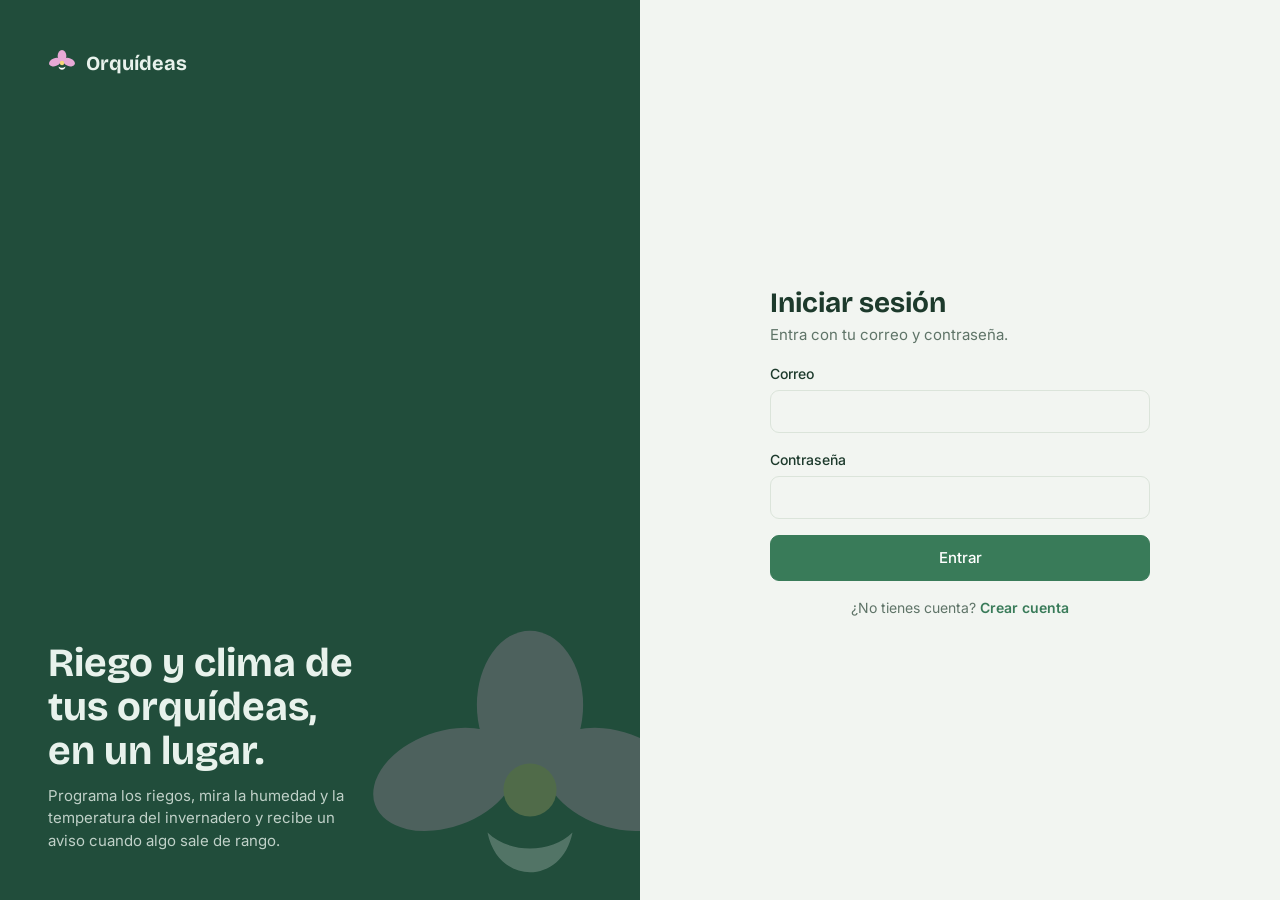
<file: index.html>
<!DOCTYPE html>
<html lang="es">
<head>
    <meta charset="UTF-8">
    <meta name="viewport" content="width=device-width, initial-scale=1.0">

    <title>Calendario de Riego</title>
    <!-- Tipografías del rediseño; sin red, las del sistema (spec 104 FR-1.c) -->
    <link rel="preconnect" href="https://fonts.googleapis.com">
    <link rel="preconnect" href="https://fonts.gstatic.com" crossorigin>
    <link rel="stylesheet" href="https://fonts.googleapis.com/css2?family=Bricolage+Grotesque:wght@500;700&family=Inter:wght@400;500;600&display=swap">


    <link rel="stylesheet" href="styles.css">
</head>

<body>

    <div class="app">

        <!-- BARRA LATERAL (spec 104 FR-2) -->
        <aside class="sidebar">

            <div class="logo">
                <svg width="26" height="26" viewBox="0 0 32 32" aria-hidden="true">
                    <g fill="#e7a9d6">
                        <ellipse cx="16" cy="8" rx="5" ry="7"/>
                        <ellipse cx="8" cy="15" rx="7" ry="4.5" transform="rotate(-20 8 15)"/>
                        <ellipse cx="24" cy="15" rx="7" ry="4.5" transform="rotate(20 24 15)"/>
                    </g>
                    <path d="M12 20c1 5 7 5 8 0-2 2-6 2-8 0z" fill="#fff"/>
                    <circle cx="16" cy="16" r="2.5" fill="#f6d77a"/>
                </svg>
                <span>Orquídeas</span>
            </div>

            <nav aria-label="Páginas">
                <a href="Home/home.html">Home</a>
                <a href="Datos/datos.html">Datos</a>
                <a href="index.html" class="activo" aria-current="page">Calendario de Riego</a>
                <a href="Configuracion/configuracion.html">Configuración</a>
            </nav>

            <button type="button" class="salir">Cerrar sesión</button>

        </aside>

        <!-- CONTENIDO PRINCIPAL -->
        <main>
        <div class="wrap">

            <!-- ENCABEZADO (spec 104 FR-3); la campana la pone notificaciones.js -->
            <header class="head">
                <div>
                    <h1>Calendario de riego</h1>
                    <p>Programa, edita o elimina los riegos de tus orquídeas</p>
                </div>
                <div class="head-tools">
                    <div class="avatar"><svg width="20" height="20" viewBox="0 0 24 24" fill="none" stroke="currentColor" stroke-width="2" stroke-linecap="round" aria-hidden="true"><circle cx="12" cy="8" r="4"/><path d="M4 21c0-4 4-6 8-6s8 2 8 6"/></svg></div>
                </div>
            </header>


            <!-- CALENDARIO Y PROXIMOS RIEGOS (spec 105 FR-4, FR-5) -->
            <section class="cal-layout">

                <div class="panel">

                    <div class="panel-head">
                        <h2 id="mesActual"></h2>
                        <div class="mes-nav">
                            <button id="mesAnterior" type="button" aria-label="Mes anterior">‹</button>
                            <button id="mesHoy" class="btn" type="button">Hoy</button>
                            <button id="mesSiguiente" type="button" aria-label="Mes siguiente">›</button>
                        </div>
                    </div>

                    <div id="calendario" class="cal cal-grande"></div>

                    <p class="leyenda">Toca un día para programar, editar o eliminar un riego.</p>

                </div>

                <div class="panel">

                    <div class="panel-head">
                        <h2>Próximos riegos</h2>
                        <small id="cuentaRiegos"></small>
                    </div>

                    <ul id="proximosRiegos" class="lista-riegos"></ul>

                </div>

            </section>


            <!-- VENTANA DE UN DIA (spec 105 FR-6) -->
            <dialog id="dlgRiego" aria-labelledby="tituloRiego">

                <!-- novalidate: la hora vacía la avisa la ventana, no el navegador (FR-6.e) -->
                <form id="formRiego" novalidate>

                    <div class="dlg-head">
                        <div>
                            <h2 id="tituloRiego">Programar riego</h2>
                            <p id="dlgFecha"></p>
                        </div>
                        <button id="cerrarRiego" class="cerrar" type="button" aria-label="Cerrar">×</button>
                    </div>

                    <div id="riegosDia" hidden>
                        <p class="ayuda">Ya programados este día (toca uno para editarlo):</p>
                        <div id="chipsDia" class="chips-dia"></div>
                    </div>

                    <label class="field">
                        Hora de riego
                        <input type="time" id="horaRiego">
                    </label>

                    <p id="mensajeRiego" class="mensaje-error" role="alert" hidden></p>

                    <div class="dlg-foot">
                        <button id="eliminarRiego" class="btn danger" type="button" hidden>Eliminar</button>
                        <button id="cancelarRiego" class="btn" type="button">Cancelar</button>
                        <button id="guardarRiego" class="btn primary" type="submit">Guardar riego</button>
                    </div>

                </form>

            </dialog>

        </div>
        </main>

    </div>


    <!-- ARCHIVO JAVASCRIPT -->
    <script src="api.js"></script>

    <script src="notificaciones.js"></script>

    <script src="calendario.js"></script>

</body>
</html>
</file>
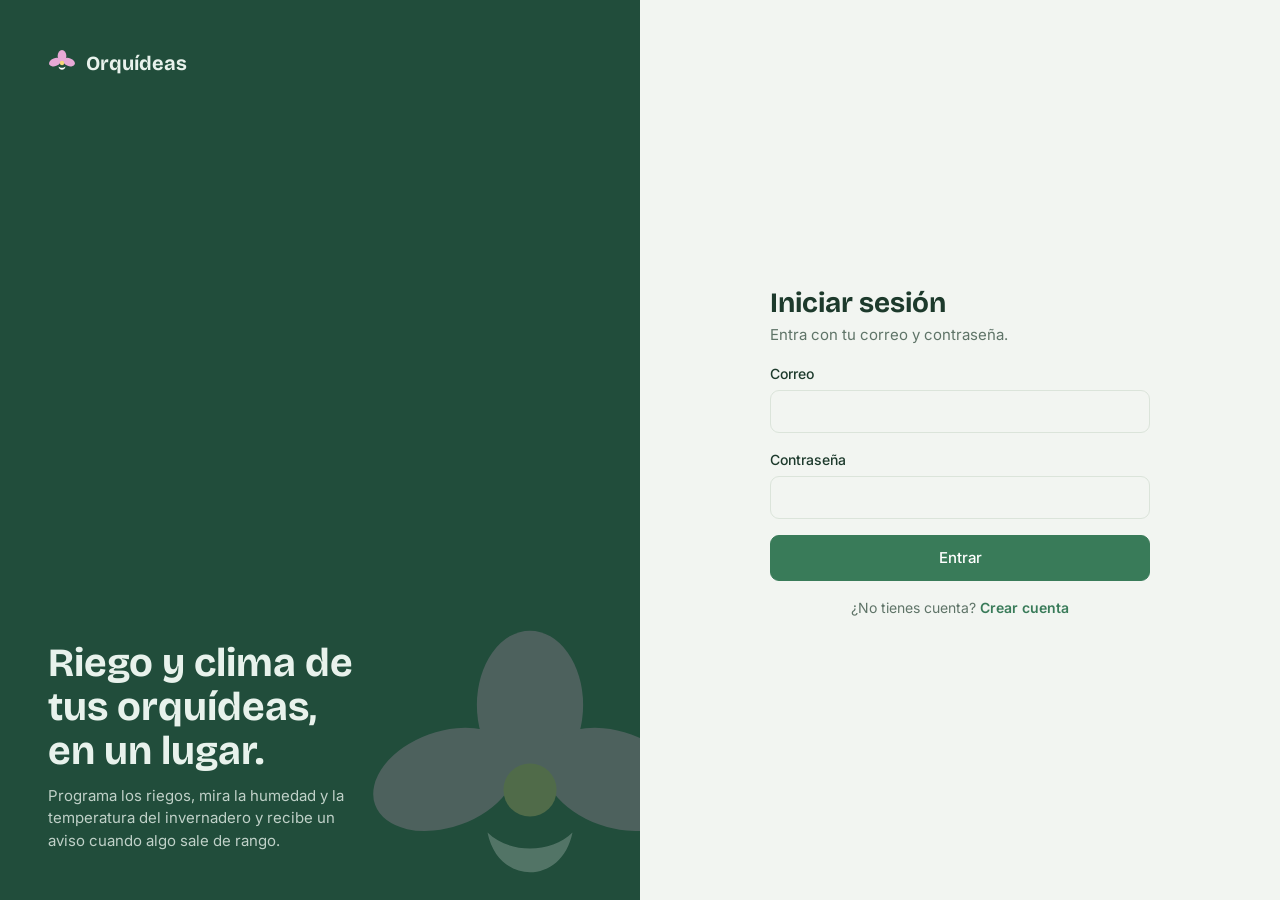
<file: login.html>
<!DOCTYPE html>
<html lang="es">
<head>
    <meta charset="UTF-8">
    <meta name="viewport" content="width=device-width, initial-scale=1.0">

    <title>Iniciar sesión - Orquídeas</title>

    <!-- Tipografías del rediseño; sin red, las del sistema (spec 104 FR-1.c) -->
    <link rel="preconnect" href="https://fonts.googleapis.com">
    <link rel="preconnect" href="https://fonts.gstatic.com" crossorigin>
    <link rel="stylesheet" href="https://fonts.googleapis.com/css2?family=Bricolage+Grotesque:wght@500;700&family=Inter:wght@400;500;600&display=swap">

    <link rel="stylesheet" href="styles.css">

    <!-- Inicio de sesión en dos columnas (spec 104 FR-5) -->
    <style>
        .login {
            min-height: 100vh;
            display: grid;
            grid-template-columns: 1fr 1fr;
        }

        .login-art {
            position: relative;
            overflow: hidden;
            display: flex;
            flex-direction: column;
            justify-content: space-between;
            gap: 32px;
            padding: 48px;
            background: var(--brand);
            color: #e8f2ec; /* oscura en ambos temas, como la barra lateral */
        }

        .login-art .logo {
            padding: 0;
        }

        .login-art .texto {
            position: relative;
            display: flex;
            flex-direction: column;
            gap: 12px;
        }

        .login-art h1 {
            max-width: 12ch;
            font-size: 40px;
            line-height: 1.1;
        }

        .login-art p {
            max-width: 36ch;
            opacity: 0.8;
        }

        .login-art .flor {
            position: absolute;
            right: -60px;
            bottom: -60px;
            width: 340px;
            height: 340px;
            opacity: 0.22;
        }

        .login-form {
            display: grid;
            place-items: center;
            padding: 32px 16px;
        }

        .login-form form {
            width: min(380px, 100%);
            display: flex;
            flex-direction: column;
            gap: 16px;
        }

        .login-form h2 {
            font-size: 28px;
        }

        .login-form .sub {
            color: var(--muted);
        }

        .login-form .btn.primary {
            justify-content: center;
            padding: 11px;
            font-size: 15px;
        }

        .login-form .mensaje {
            color: var(--hot-fg);
            font-size: 14px;
        }

        .login-form .mensaje:empty {
            display: none;
        }

        .login-form .swap {
            text-align: center;
            font-size: 14px;
            color: var(--muted);
        }

        .login-form .swap button {
            padding: 0;
            border: 0;
            background: none;
            color: var(--brand-2);
            font-weight: 600;
            cursor: pointer;
        }

        /* Pantalla angosta: la presentación arriba del formulario (FR-5.d) */
        @media (max-width: 720px) {
            .login {
                grid-template-columns: 1fr;
            }

            .login-art {
                padding: 28px 16px;
            }

            .login-art h1 {
                font-size: 28px;
            }

            .login-art .flor {
                right: -40px;
                bottom: -50px;
                width: 200px;
                height: 200px;
            }
        }
    </style>
</head>

<body>

    <div class="login">

        <!-- PRESENTACION (FR-5.a) -->
        <div class="login-art">

            <div class="logo">
                <svg width="28" height="28" viewBox="0 0 32 32" aria-hidden="true">
                    <g id="flor">
                        <g fill="#e7a9d6">
                            <ellipse cx="16" cy="8" rx="5" ry="7"/>
                            <ellipse cx="8" cy="15" rx="7" ry="4.5" transform="rotate(-20 8 15)"/>
                            <ellipse cx="24" cy="15" rx="7" ry="4.5" transform="rotate(20 24 15)"/>
                        </g>
                        <path d="M12 20c1 5 7 5 8 0-2 2-6 2-8 0z" fill="#fff"/>
                        <circle cx="16" cy="16" r="2.5" fill="#f6d77a"/>
                    </g>
                </svg>
                <span>Orquídeas</span>
            </div>

            <div class="texto">
                <h1>Riego y clima de tus orquídeas, en un lugar.</h1>
                <p>Programa los riegos, mira la humedad y la temperatura del invernadero y recibe un aviso cuando algo sale de rango.</p>
            </div>

            <svg class="flor" viewBox="0 0 32 32" aria-hidden="true"><use href="#flor"/></svg>

        </div>

        <!-- FORMULARIO (FR-5.b, FR-5.c) -->
        <div class="login-form">

            <form id="formLogin">

                <div>
                    <h2 id="tituloLogin">Iniciar sesión</h2>
                    <p id="subLogin" class="sub">Entra con tu correo y contraseña.</p>
                </div>

                <label class="field" id="campoNombre" hidden>
                    Nombre
                    <input type="text" id="nombre" maxlength="100" autocomplete="name">
                </label>

                <label class="field">
                    Correo
                    <input type="email" id="email" required maxlength="150" autocomplete="email">
                </label>

                <label class="field">
                    Contraseña
                    <input type="password" id="password" required autocomplete="current-password">
                </label>

                <p id="mensajeLogin" class="mensaje" role="alert"></p>

                <button id="enviarLogin" class="btn primary" type="submit">Entrar</button>

                <p class="swap">
                    <span id="textoModo">¿No tienes cuenta?</span>
                    <button id="cambiarModo" type="button">Crear cuenta</button>
                </p>

            </form>

        </div>

    </div>


    <script src="api.js"></script>

    <script>

        const formLogin = document.getElementById("formLogin");
        const campoNombre = document.getElementById("campoNombre");
        const nombre = document.getElementById("nombre");
        const email = document.getElementById("email");
        const password = document.getElementById("password");
        const mensajeLogin = document.getElementById("mensajeLogin");
        const cambiarModo = document.getElementById("cambiarModo");

        let registrando = false;


        // ALTERNAR ENTRE INICIAR SESION Y CREAR CUENTA (spec 104 FR-5.b, FR-5.c)

        cambiarModo.addEventListener("click", function() {

            registrando = !registrando;

            campoNombre.hidden = !registrando;
            nombre.required = registrando;

            password.autocomplete = registrando ? "new-password" : "current-password";

            document.getElementById("tituloLogin").textContent =
                registrando ? "Crear cuenta" : "Iniciar sesión";

            document.getElementById("subLogin").textContent = registrando
                ? "Solo necesitas tu nombre, correo y una contraseña."
                : "Entra con tu correo y contraseña.";

            document.getElementById("enviarLogin").textContent =
                registrando ? "Crear cuenta" : "Entrar";

            document.getElementById("textoModo").textContent =
                registrando ? "¿Ya tienes cuenta?" : "¿No tienes cuenta?";

            cambiarModo.textContent =
                registrando ? "Iniciar sesión" : "Crear cuenta";

            mensajeLogin.textContent = "";

        });


        // ENVIAR FORMULARIO

        formLogin.addEventListener("submit", async function(evento) {

            evento.preventDefault();

            mensajeLogin.textContent = "";

            try {

                if (registrando) {

                    await api("/auth/register", {
                        method: "POST",
                        body: {
                            name: nombre.value,
                            email: email.value,
                            password: password.value
                        }
                    });

                }

                // El login de FastAPI usa formulario y llama "username" al correo.

                const sesion = await api("/auth/login", {
                    method: "POST",
                    form: {
                        username: email.value,
                        password: password.value
                    }
                });

                localStorage.setItem("token", sesion.access_token);

                location.href = "Home/home.html";

            } catch (error) {

                mensajeLogin.textContent = error.message;

            }

        });

    </script>

</body>
</html>
</file>
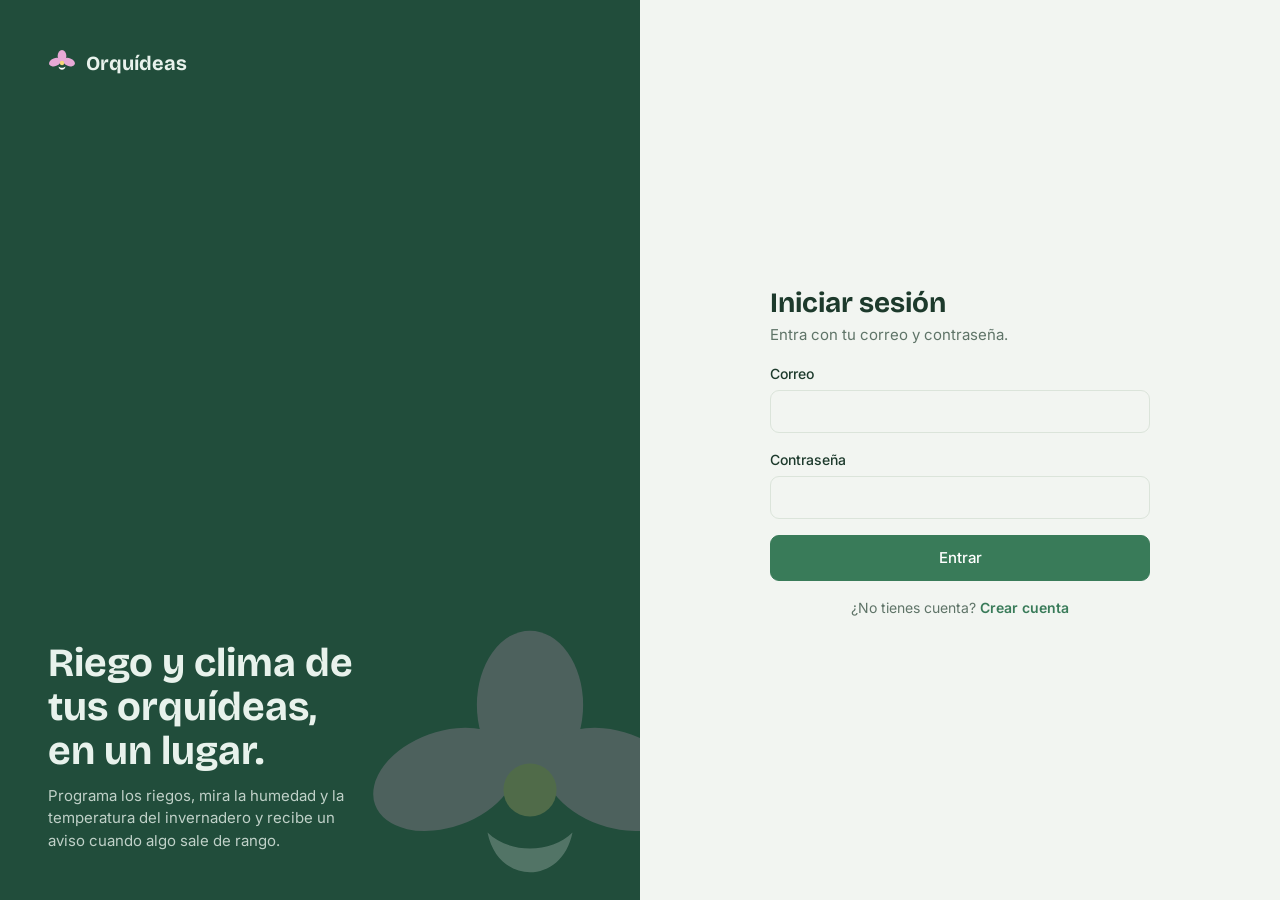
<file: Configuracion/configuracion.html>
<!DOCTYPE html>
<html lang="es">

<head>
    <meta charset="UTF-8">
    <meta name="viewport" content="width=device-width, initial-scale=1.0">

    <title>Configuración - Orquídeas</title>
    <!-- Tipografías del rediseño; sin red, las del sistema (spec 104 FR-1.c) -->
    <link rel="preconnect" href="https://fonts.googleapis.com">
    <link rel="preconnect" href="https://fonts.gstatic.com" crossorigin>
    <link rel="stylesheet" href="https://fonts.googleapis.com/css2?family=Bricolage+Grotesque:wght@500;700&family=Inter:wght@400;500;600&display=swap">


    <!-- Estilos generales -->
    <link rel="stylesheet" href="../styles.css">

    <!-- Estilos propios -->
    <link rel="stylesheet" href="configuracion.css">
</head>

<body>

    <div class="app">

        <!-- BARRA LATERAL (spec 104 FR-2) -->
        <aside class="sidebar">

            <div class="logo">
                <svg width="26" height="26" viewBox="0 0 32 32" aria-hidden="true">
                    <g fill="#e7a9d6">
                        <ellipse cx="16" cy="8" rx="5" ry="7"/>
                        <ellipse cx="8" cy="15" rx="7" ry="4.5" transform="rotate(-20 8 15)"/>
                        <ellipse cx="24" cy="15" rx="7" ry="4.5" transform="rotate(20 24 15)"/>
                    </g>
                    <path d="M12 20c1 5 7 5 8 0-2 2-6 2-8 0z" fill="#fff"/>
                    <circle cx="16" cy="16" r="2.5" fill="#f6d77a"/>
                </svg>
                <span>Orquídeas</span>
            </div>

            <nav aria-label="Páginas">
                <a href="../Home/home.html">Home</a>
                <a href="../Datos/datos.html">Datos</a>
                <a href="../index.html">Calendario de Riego</a>
                <a href="../Configuracion/configuracion.html" class="activo" aria-current="page">Configuración</a>
            </nav>

            <button type="button" class="salir">Cerrar sesión</button>

        </aside>

        <!-- CONTENIDO PRINCIPAL -->
        <main>
        <div class="wrap">

            <!-- ENCABEZADO (spec 104 FR-3); la campana la pone notificaciones.js -->
            <header class="head">
                <div>
                    <h1>Configuración</h1>
                    <p>Sensores y ajustes de tu cuenta</p>
                </div>
                <div class="head-tools">
                    <div class="avatar"><svg width="20" height="20" viewBox="0 0 24 24" fill="none" stroke="currentColor" stroke-width="2" stroke-linecap="round" aria-hidden="true"><circle cx="12" cy="8" r="4"/><path d="M4 21c0-4 4-6 8-6s8 2 8 6"/></svg></div>
                </div>
            </header>


            <!-- MIS SENSORES (spec 102, 107) -->
            <section class="panel">

                <div class="panel-head">
                    <div>
                        <h2>Mis sensores</h2>
                        <small>Registra tus sensores, elige cada cuánto miden y revisa si están enviando datos.</small>
                    </div>
                    <button id="btnNuevoSensor" class="btn primary" type="button">+ Registrar sensor</button>
                </div>

                <p id="mensajeSensores" class="mensaje-error" role="status" hidden></p>

                <!-- CLAVE DEL SENSOR: se muestra una sola vez (102 FR-3.c, FR-6.b; 107 FR-3) -->
                <div id="claveSensor" class="clave" role="status" hidden>
                    <strong id="claveSensorTitulo"></strong>
                    <div class="clave-row">
                        <code id="claveSensorValor"></code>
                        <button id="copiarClave" class="btn" type="button">Copiar</button>
                        <button id="cerrarClave" class="btn" type="button">Listo</button>
                    </div>
                    <small>Cárgala en el dispositivo ahora. No se volverá a mostrar.</small>
                </div>

                <div id="listaSensores" class="filas-sensor"></div>

            </section>


            <!-- VENTANA: REGISTRAR O EDITAR UN SENSOR (107 FR-2) -->
            <dialog id="dlgSensor" aria-labelledby="tituloSensor">

                <form id="formSensor">

                    <div class="dlg-head">
                        <h2 id="tituloSensor">Registrar sensor</h2>
                        <button id="cerrarSensor" class="cerrar" type="button" aria-label="Cerrar">×</button>
                    </div>

                    <label class="field">
                        Nombre
                        <input type="text" id="nombreSensor" required maxlength="100" placeholder="Ej.: Humedad invernadero">
                    </label>

                    <div class="field-row">
                        <label class="field">
                            Tipo
                            <select id="tipoSensor">
                                <option value="humidity">Humedad</option>
                                <option value="temperature">Temperatura</option>
                            </select>
                        </label>
                        <label class="field">
                            Conexión
                            <select id="conexionSensor">
                                <option value="wifi">Wi-Fi</option>
                                <option value="bluetooth">Bluetooth</option>
                            </select>
                        </label>
                    </div>

                    <!-- Frecuencia del registro histórico (RF5, 102 D5) -->
                    <label class="field">
                        Intervalo de lectura
                        <select id="intervaloSensor">
                            <option value="1">Cada 1 minuto</option>
                            <option value="5">Cada 5 minutos</option>
                            <option value="15">Cada 15 minutos</option>
                            <option value="30">Cada 30 minutos</option>
                            <option value="60" selected>Cada 1 hora</option>
                            <option value="120">Cada 2 horas</option>
                            <option value="360">Cada 6 horas</option>
                        </select>
                    </label>

                    <div class="field-row">
                        <label class="field">
                            Mínimo
                            <input type="number" id="minSensor" step="0.01">
                        </label>
                        <label class="field">
                            Máximo
                            <input type="number" id="maxSensor" step="0.01">
                        </label>
                    </div>

                    <p id="ayudaLimites" class="ayuda"></p>

                    <p id="mensajeFormulario" class="mensaje-error" role="alert" hidden></p>

                    <div class="dlg-foot">
                        <button id="cancelarSensor" class="btn" type="button">Cancelar</button>
                        <button class="btn primary" type="submit">Guardar</button>
                    </div>

                </form>

            </dialog>

        </div>
        </main>

    </div>


    <!-- JAVASCRIPT -->
    <!-- CLIENTE DEL BACKEND (sesión y peticiones) -->
    <script src="../api.js"></script>

    <script src="../notificaciones.js"></script>

    <script src="configuracion.js"></script>

</body>
</html>
</file>
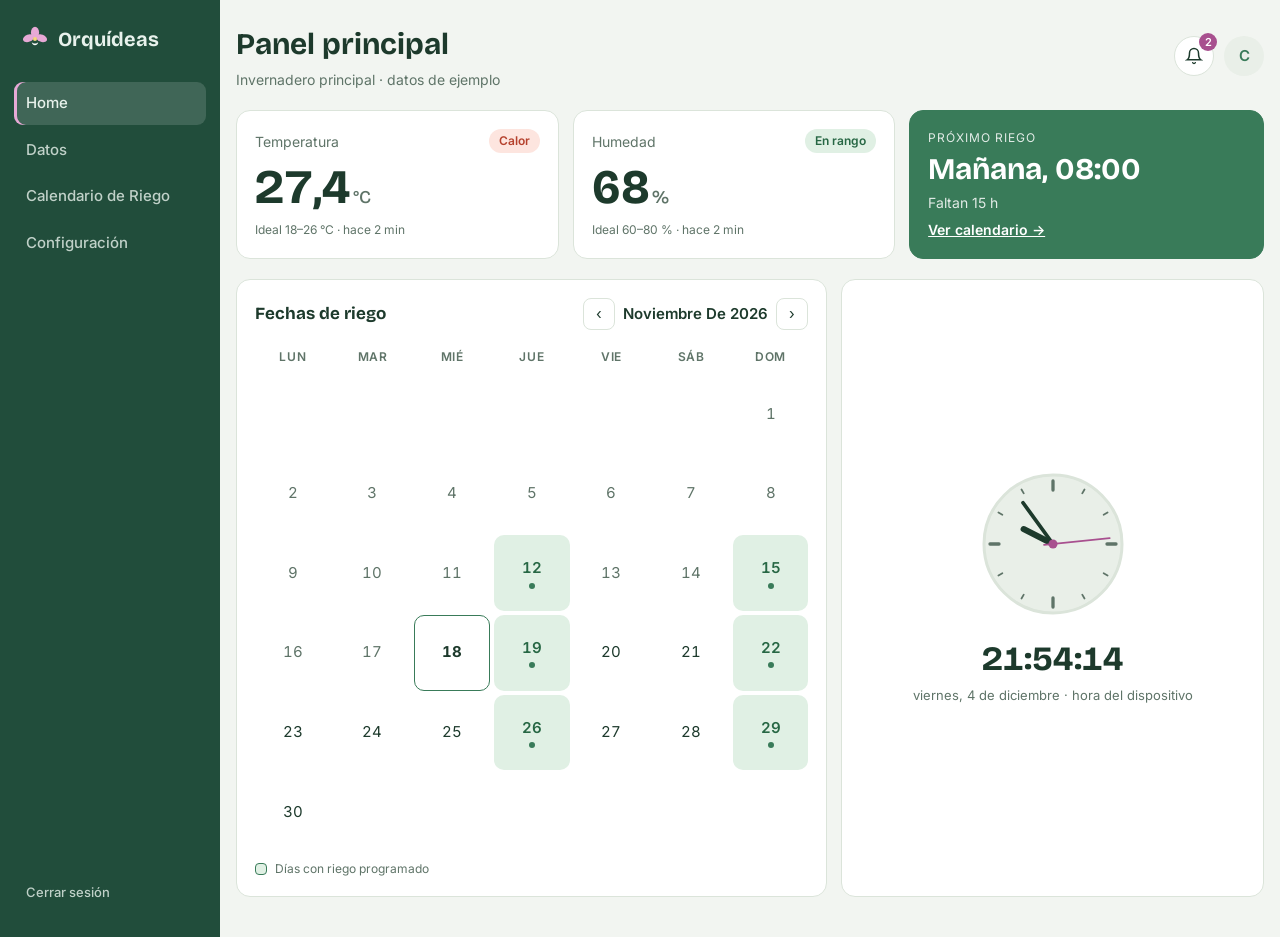
<file: docs/rediseno-maqueta.html>
<!doctype html><html><head><meta charset=utf8><meta name=viewport content="width=device-width,initial-scale=1,viewport-fit=cover"><style>:root{color-scheme:light;box-sizing:border-box;padding-top:env(safe-area-inset-top,0px);padding-bottom:env(safe-area-inset-bottom,0px)}html{scroll-padding-top:env(safe-area-inset-top,0px)}body{margin:0;padding:0;font:14px -apple-system,BlinkMacSystemFont,sans-serif;background:#fff;color:#000}img{max-width:100%}[hidden]:not([hidden=until-found i]){display:none!important}</style></head><body>
<title>Orquídeas Rediseño</title>
<meta name="claude:viewport-fit-sides" content="cover">
<link rel="preconnect" href="https://fonts.googleapis.com">
<link rel="stylesheet" href="https://fonts.googleapis.com/css2?family=Bricolage+Grotesque:wght@500;700&family=Inter:wght@400;500;600&display=swap">
<style>
/* Layout: slim sidebar + top bar shell; each view puts its summary first, detail below. Views route on the hash. */
:root {
  --bg: #f2f5f1;
  --surface: #ffffff;
  --sunken: #e9efe8;
  --line: #dbe4da;
  --fg: #1d3a2c;
  --muted: #5f7468;
  --brand: #214d3b;
  --brand-2: #397b59;
  --on-brand: #ffffff;
  --orchid: #a8508f;
  --orchid-soft: #e7a9d6;
  --band: rgba(57,123,89,.12);
  --scrim: rgba(16,30,22,.45);
  --ok-bg: #e0f0e4; --ok-fg: #276744;
  --hot-bg: #fde5df; --hot-fg: #b5412d;
  --cold-bg: #e1edfa; --cold-fg: #356a9c;
  --warn-bg: #fff0d9; --warn-fg: #94590f;
  --font-display: "Bricolage Grotesque", "Segoe UI", system-ui, sans-serif;
  --font-body: "Inter", system-ui, -apple-system, sans-serif;
  --radius: 14px;
}
@media (prefers-color-scheme: dark) { :root:not([data-theme="light"]) {
  --bg: #101a15; --surface: #17241d; --sunken: #1d2d25; --line: #2a3d33;
  --fg: #e3eee6; --muted: #93a99b; --brand: #0d1611; --brand-2: #5aa57d; --on-brand: #0d1611; --orchid: #d886c2;
  --band: rgba(90,165,125,.16); --scrim: rgba(0,0,0,.6);
  --ok-bg: #1d3b2a; --ok-fg: #8fd4a8; --hot-bg: #42221c; --hot-fg: #f3a08f; --cold-bg: #1c2e42; --cold-fg: #9cc4ec; --warn-bg: #3d2e14; --warn-fg: #f0c27a;
  color-scheme: dark;
} }
:root[data-theme="dark"] {
  --bg: #101a15; --surface: #17241d; --sunken: #1d2d25; --line: #2a3d33;
  --fg: #e3eee6; --muted: #93a99b; --brand: #0d1611; --brand-2: #5aa57d; --on-brand: #0d1611; --orchid: #d886c2;
  --band: rgba(90,165,125,.16); --scrim: rgba(0,0,0,.6);
  --ok-bg: #1d3b2a; --ok-fg: #8fd4a8; --hot-bg: #42221c; --hot-fg: #f3a08f; --cold-bg: #1c2e42; --cold-fg: #9cc4ec; --warn-bg: #3d2e14; --warn-fg: #f0c27a;
  color-scheme: dark;
}

* { box-sizing: border-box; }
body { background: var(--bg); color: var(--fg); font-family: var(--font-body); font-size: 15px; line-height: 1.5; }
h1, h2, h3 { font-family: var(--font-display); margin: 0; text-wrap: balance; }
p { margin: 0; }
button, input, select { font: inherit; color: inherit; }
:focus-visible { outline: 2px solid var(--brand-2); outline-offset: 2px; }

.app { display: flex; min-height: 100vh; }

/* Sidebar */
.sidebar { width: 220px; flex-shrink: 0; background: var(--brand); color: #e8f2ec; padding: 24px 14px; display: flex; flex-direction: column; gap: 28px; }
.logo { display: flex; align-items: center; gap: 10px; font-family: var(--font-display); font-weight: 700; font-size: 20px; padding: 0 8px; }
.logo svg { flex-shrink: 0; }
.sidebar nav { display: flex; flex-direction: column; gap: 4px; }
.sidebar a { color: inherit; text-decoration: none; padding: 10px 12px; border-radius: 9px; opacity: .8; font-weight: 500; }
.sidebar a:hover { background: rgba(255,255,255,.08); opacity: 1; }
.sidebar a:focus-visible { outline-color: #fff; }
.sidebar a.activo { background: rgba(255,255,255,.14); opacity: 1; box-shadow: inset 3px 0 0 var(--orchid-soft); }
.sidebar .salir { margin-top: auto; font-size: 13px; }

/* Content */
main { flex: 1; min-width: 0; padding-block: 22px 40px; padding-left: max(16px, env(safe-area-inset-left, 0px)); padding-right: max(16px, env(safe-area-inset-right, 0px)); }
.wrap { max-width: 1120px; margin: 0 auto; display: flex; flex-direction: column; gap: 20px; }
.vista { display: flex; flex-direction: column; gap: 20px; }

.head { display: flex; flex-wrap: wrap; align-items: center; justify-content: space-between; gap: 12px; }
.head h1 { font-size: 30px; }
.head p { margin-top: 2px; color: var(--muted); font-size: 14px; }
.head-tools { display: flex; align-items: center; gap: 10px; position: relative; }

/* Bell + avatar */
.icon-btn { position: relative; width: 40px; height: 40px; border-radius: 50%; border: 1px solid var(--line); background: var(--surface); display: grid; place-items: center; cursor: pointer; }
.icon-btn .count { position: absolute; top: -4px; right: -4px; min-width: 18px; height: 18px; padding: 0 5px; border-radius: 99px; background: var(--orchid); color: #fff; font-size: 11px; font-weight: 600; display: grid; place-items: center; }
.avatar { width: 40px; height: 40px; border-radius: 50%; background: var(--sunken); display: grid; place-items: center; font-weight: 600; color: var(--brand-2); }
.avisos { position: absolute; right: 0; top: 48px; z-index: 20; width: min(340px, calc(100vw - 32px)); background: var(--surface); border: 1px solid var(--line); border-radius: var(--radius); box-shadow: 0 12px 32px rgba(0,0,0,.14); overflow: hidden; }
.avisos header { padding: 12px 16px; font-weight: 600; border-bottom: 1px solid var(--line); }
.avisos ul { list-style: none; margin: 0; padding: 0; max-height: 320px; overflow: auto; }
.avisos li button { all: unset; box-sizing: border-box; display: grid; grid-template-columns: 8px 1fr; gap: 4px 10px; width: 100%; padding: 12px 16px; border-bottom: 1px solid var(--line); cursor: pointer; }
.avisos li button:hover { background: var(--sunken); }
.avisos li button:focus-visible { outline: 2px solid var(--brand-2); outline-offset: -2px; }
.avisos .pip { width: 8px; height: 8px; border-radius: 50%; margin-top: 6px; background: var(--orchid); }
.avisos .leido .pip { background: transparent; }
.avisos .tipo { font-size: 12px; color: var(--muted); display: flex; justify-content: space-between; gap: 8px; }
.avisos .msg { grid-column: 2; font-size: 14px; }
.avisos .leido .msg { color: var(--muted); }
.avisos .nuevo { color: var(--orchid); font-weight: 600; }

/* Shared pieces */
.panel { background: var(--surface); border: 1px solid var(--line); border-radius: var(--radius); padding: 18px; min-width: 0; }
.panel-head { display: flex; justify-content: space-between; align-items: baseline; gap: 8px; margin-bottom: 12px; flex-wrap: wrap; }
.panel h2 { font-size: 17px; }
.panel-head small, .panel-head a { color: var(--muted); font-size: 13px; }
.panel-head a { color: var(--brand-2); font-weight: 500; text-decoration: none; }
.chip { font-size: 12px; font-weight: 600; padding: 3px 10px; border-radius: 99px; white-space: nowrap; display: inline-flex; align-items: center; gap: 6px; }
.ok { background: var(--ok-bg); color: var(--ok-fg); }
.hot { background: var(--hot-bg); color: var(--hot-fg); }
.cold { background: var(--cold-bg); color: var(--cold-fg); }
.warn { background: var(--warn-bg); color: var(--warn-fg); }
.none { background: var(--sunken); color: var(--muted); }
.chip.dot::before { content: ""; width: 7px; height: 7px; border-radius: 50%; background: currentColor; }
.btn { border: 1px solid var(--line); background: var(--surface); padding: 8px 14px; border-radius: 9px; font-weight: 500; font-size: 14px; cursor: pointer; text-decoration: none; display: inline-flex; align-items: center; gap: 6px; }
.btn:hover { background: var(--sunken); }
.btn.primary { background: var(--brand-2); border-color: var(--brand-2); color: var(--on-brand); }
.btn.primary:hover { filter: brightness(1.08); }
.btn.danger { color: var(--hot-fg); }
.valor { font-family: var(--font-display); font-size: 36px; font-weight: 700; line-height: 1; font-variant-numeric: tabular-nums; }
.valor span { font-size: 18px; color: var(--muted); font-weight: 500; margin-left: 2px; }
.estado { display: flex; gap: 12px; align-items: center; padding: 12px 16px; border-radius: 12px; background: var(--hot-bg); color: var(--hot-fg); font-weight: 500; }
.estado .pulse { width: 9px; height: 9px; border-radius: 50%; background: currentColor; flex-shrink: 0; box-shadow: 0 0 0 4px color-mix(in srgb, currentColor 20%, transparent); }
.estado small { margin-left: auto; color: var(--muted); font-weight: 400; white-space: nowrap; }

/* HOME */
.home-top { display: grid; grid-template-columns: 1fr 1fr 1.1fr; gap: 14px; }
.lectura { display: flex; flex-direction: column; gap: 10px; }
.lectura .row { display: flex; justify-content: space-between; align-items: center; gap: 8px; color: var(--muted); font-size: 14px; }
.lectura .valor { font-size: 48px; }
.lectura small { color: var(--muted); font-size: 12px; }
.proximo { background: var(--brand-2); border-color: var(--brand-2); color: var(--on-brand); display: flex; flex-direction: column; gap: 6px; }
.proximo .eyebrow { font-size: 12px; text-transform: uppercase; letter-spacing: .08em; opacity: .85; }
.proximo .cuando { font-family: var(--font-display); font-size: 30px; font-weight: 700; line-height: 1.1; }
.proximo .cuenta { opacity: .85; font-size: 14px; }
.proximo a { margin-top: auto; color: inherit; font-weight: 600; font-size: 14px; }
.home-bottom { display: grid; grid-template-columns: 1.4fr 1fr; gap: 14px; }
.reloj { display: flex; flex-direction: column; align-items: center; justify-content: center; gap: 14px; text-align: center; }
.reloj svg { width: 150px; height: 150px; }
.reloj .hora { font-family: var(--font-display); font-size: 34px; font-weight: 700; font-variant-numeric: tabular-nums; }
.reloj small { color: var(--muted); font-size: 13px; }

/* Calendar (shared by Home and Calendario) */
.mes-nav { display: flex; align-items: center; gap: 8px; }
.mes-nav h3 { font-family: var(--font-body); font-size: 15px; font-weight: 600; min-width: 130px; text-align: center; text-transform: capitalize; }
.mes-nav button { width: 32px; height: 32px; border-radius: 8px; border: 1px solid var(--line); background: var(--surface); cursor: pointer; }
.mes-nav button:hover { background: var(--sunken); }
.cal { display: grid; grid-template-columns: repeat(7, minmax(0, 1fr)); gap: 4px; }
.cal .dow { text-align: center; font-size: 12px; font-weight: 600; color: var(--muted); text-transform: uppercase; letter-spacing: .05em; padding: 6px 0; }
.cal .dia { aspect-ratio: 1; max-width: 100%; border-radius: 10px; border: 1px solid transparent; background: transparent; display: flex; flex-direction: column; align-items: center; justify-content: center; gap: 3px; font-variant-numeric: tabular-nums; position: relative; }
.cal button.dia { cursor: pointer; }
.cal button.dia:hover { background: var(--sunken); }
.cal .dia.hoy { border-color: var(--brand-2); font-weight: 700; }
.cal .dia.pasado { color: var(--muted); }
.cal .dia.riego { background: var(--ok-bg); color: var(--ok-fg); font-weight: 600; }
.cal .dia.riego::after { content: ""; width: 6px; height: 6px; border-radius: 50%; background: var(--brand-2); }
.cal-grande .dia { aspect-ratio: auto; min-height: 84px; align-items: flex-start; justify-content: flex-start; padding: 8px; border-color: var(--line); background: var(--surface); }
.cal-grande .dia.vacio { border-color: transparent; background: transparent; }
.cal-grande .dia.riego::after { display: none; }
.cal-grande .horas { display: flex; flex-direction: column; gap: 2px; width: 100%; }
.cal-grande .horas span { font-size: 11px; font-weight: 600; background: var(--brand-2); color: var(--on-brand); border-radius: 5px; padding: 1px 6px; text-align: left; }
.leyenda { display: flex; gap: 8px; align-items: center; font-size: 12px; color: var(--muted); margin-top: 10px; }
.leyenda i { width: 12px; height: 12px; border-radius: 4px; background: var(--ok-bg); border: 1px solid var(--brand-2); }

.cal-layout { display: grid; grid-template-columns: minmax(0, 2.2fr) minmax(0, 1fr); gap: 14px; align-items: start; }
.lista-riegos { list-style: none; margin: 0; padding: 0; display: flex; flex-direction: column; gap: 8px; }
.lista-riegos li { display: grid; grid-template-columns: 48px 1fr; gap: 12px; align-items: center; padding: 10px; border-radius: 10px; background: var(--sunken); }
.fecha-box { text-align: center; background: var(--surface); border-radius: 8px; padding: 4px 0; line-height: 1.1; }
.fecha-box b { display: block; font-family: var(--font-display); font-size: 20px; }
.fecha-box small { font-size: 11px; text-transform: uppercase; color: var(--muted); }
.lista-riegos strong { display: block; font-size: 14px; }
.lista-riegos span { font-size: 13px; color: var(--muted); }

/* DATOS */
.periodo { display: inline-flex; background: var(--sunken); border-radius: 10px; padding: 3px; }
.periodo button { border: 0; background: transparent; color: var(--muted); font-weight: 500; font-size: 13px; padding: 7px 14px; border-radius: 8px; cursor: pointer; }
.periodo button[aria-pressed="true"] { background: var(--surface); color: var(--fg); box-shadow: 0 1px 3px rgba(0,0,0,.08); }
.sensores { display: grid; grid-template-columns: repeat(auto-fit, minmax(240px, 1fr)); gap: 14px; }
.sensor { background: var(--surface); border: 1px solid var(--line); border-radius: var(--radius); padding: 18px; display: flex; flex-direction: column; gap: 12px; }
.sensor-top { display: flex; justify-content: space-between; align-items: start; gap: 8px; }
.sensor h3 { font-size: 15px; font-family: var(--font-body); font-weight: 600; }
.sensor .tipo { font-size: 12px; color: var(--muted); }
.rango { position: relative; height: 6px; border-radius: 99px; background: var(--sunken); }
.rango i { position: absolute; top: 0; bottom: 0; background: var(--band); border-left: 2px solid var(--brand-2); border-right: 2px solid var(--brand-2); }
.rango b { position: absolute; top: 50%; width: 12px; height: 12px; border-radius: 50%; background: var(--surface); border: 3px solid var(--fg); transform: translate(-50%, -50%); }
.rango-labels { display: flex; justify-content: space-between; font-size: 12px; color: var(--muted); font-variant-numeric: tabular-nums; }
.sensor footer { font-size: 12px; color: var(--muted); border-top: 1px solid var(--line); padding-top: 10px; }
.graficos { display: grid; grid-template-columns: repeat(2, minmax(0, 1fr)); gap: 14px; }
.chart svg { width: 100%; height: auto; display: block; }
.chart text { fill: var(--muted); font: 11px var(--font-body); }
.chart .grid { stroke: var(--line); }
.chart .band { fill: var(--band); }
.chart .line { fill: none; stroke: var(--brand-2); stroke-width: 2; }
.chart .line.temp { stroke: var(--orchid); }
.chart .area { fill: var(--brand-2); opacity: .08; }
.chart .area.temp { fill: var(--orchid); }
.chart .leyenda i { background: var(--band); }
.tabla { max-height: 22rem; overflow: auto; border-radius: 10px; border: 1px solid var(--line); }
table { width: 100%; border-collapse: collapse; font-size: 14px; font-variant-numeric: tabular-nums; }
th { position: sticky; top: 0; background: var(--sunken); text-align: left; font-weight: 600; font-size: 12px; text-transform: uppercase; letter-spacing: .05em; color: var(--muted); padding: 10px 14px; }
td { padding: 11px 14px; border-top: 1px solid var(--line); white-space: nowrap; }
td.num, th.num { text-align: right; }
td.num { font-weight: 600; }
tbody tr:hover { background: var(--sunken); }

/* CONFIGURACION */
.filas-sensor { display: flex; flex-direction: column; gap: 10px; }
.fila-sensor { border: 1px solid var(--line); border-radius: 12px; padding: 14px 16px; display: grid; grid-template-columns: minmax(0, 1fr) auto; gap: 10px 16px; align-items: center; }
.fila-sensor.apagado { opacity: .65; }
.fila-sensor h3 { font-family: var(--font-body); font-size: 15px; font-weight: 600; display: flex; gap: 8px; align-items: center; flex-wrap: wrap; }
.fila-sensor h3 .id { color: var(--muted); font-weight: 500; font-variant-numeric: tabular-nums; }
.meta { display: flex; flex-wrap: wrap; gap: 4px 14px; font-size: 13px; color: var(--muted); margin-top: 4px; font-variant-numeric: tabular-nums; }
.acciones { display: flex; gap: 6px; flex-wrap: wrap; justify-content: flex-end; }
.acciones .btn { padding: 6px 10px; font-size: 13px; }
.revisar { grid-column: 1 / -1; background: var(--warn-bg); color: var(--warn-fg); border-radius: 10px; padding: 10px 14px; font-size: 13px; }
.revisar ul { margin: 4px 0 0; padding-left: 18px; }
.clave { background: var(--sunken); border: 1px dashed var(--brand-2); border-radius: 12px; padding: 14px 16px; display: flex; flex-direction: column; gap: 8px; }
.clave-row { display: flex; gap: 8px; align-items: center; flex-wrap: wrap; }
.clave code { flex: 1; min-width: 0; overflow-wrap: anywhere; font-family: ui-monospace, "SFMono-Regular", Menlo, monospace; font-size: 14px; background: var(--surface); padding: 8px 10px; border-radius: 8px; }
.clave small { color: var(--muted); }

/* Forms + dialogs */
dialog { border: 0; padding: 0; border-radius: 16px; background: var(--surface); color: var(--fg); width: min(440px, calc(100vw - 32px)); box-shadow: 0 20px 50px rgba(0,0,0,.25); }
dialog::backdrop { background: var(--scrim); }
dialog form { padding: 22px; display: flex; flex-direction: column; gap: 14px; }
.dlg-head { display: flex; justify-content: space-between; align-items: start; gap: 8px; }
.dlg-head h2 { font-size: 20px; }
.dlg-head p { color: var(--muted); font-size: 14px; text-transform: capitalize; }
.cerrar { border: 0; background: transparent; font-size: 24px; line-height: 1; cursor: pointer; color: var(--muted); }
.field { display: flex; flex-direction: column; gap: 6px; font-size: 14px; font-weight: 500; }
.field input, .field select { padding: 10px 12px; border: 1px solid var(--line); border-radius: 9px; background: var(--bg); font-weight: 400; }
.field-row { display: grid; grid-template-columns: 1fr 1fr; gap: 12px; }
.dlg-foot { display: flex; gap: 8px; justify-content: flex-end; flex-wrap: wrap; }
.dlg-foot .danger { margin-right: auto; }
.chips-dia { display: flex; gap: 6px; flex-wrap: wrap; }
.chips-dia button { border: 1px solid var(--line); background: var(--sunken); border-radius: 99px; padding: 4px 12px; font-size: 13px; cursor: pointer; font-variant-numeric: tabular-nums; }
.chips-dia button[aria-pressed="true"] { background: var(--brand-2); color: var(--on-brand); border-color: var(--brand-2); }
.ayuda { font-size: 12px; color: var(--muted); }

/* LOGIN */
.login { min-height: 100vh; display: grid; grid-template-columns: 1fr 1fr; }
.login-art { background: var(--brand); color: #e8f2ec; padding: 48px; display: flex; flex-direction: column; justify-content: space-between; gap: 32px; position: relative; overflow: hidden; }
.login-art h1 { font-size: 40px; line-height: 1.1; max-width: 12ch; }
.login-art p { opacity: .8; max-width: 36ch; }
.login-art .flor { position: absolute; right: -60px; bottom: -60px; width: 340px; height: 340px; opacity: .22; }
.login-form { display: grid; place-items: center; padding-block: 32px; padding-left: max(16px, env(safe-area-inset-left, 0px)); padding-right: max(16px, env(safe-area-inset-right, 0px)); }
.login-form form { width: min(380px, 100%); display: flex; flex-direction: column; gap: 16px; }
.login-form h2 { font-size: 28px; }
.login-form .sub { color: var(--muted); }
.login-form .btn.primary { justify-content: center; padding: 11px; font-size: 15px; }
.login-form .swap { font-size: 14px; color: var(--muted); text-align: center; }
.login-form .swap button { border: 0; background: none; color: var(--brand-2); font-weight: 600; cursor: pointer; padding: 0; }
.nota { font-size: 12px; color: var(--muted); text-align: center; }

@media (max-width: 980px) {
  .home-top { grid-template-columns: 1fr 1fr; }
  .proximo { grid-column: 1 / -1; }
  .home-bottom, .cal-layout, .graficos { grid-template-columns: 1fr; }
}
@media (max-width: 720px) {
  .login { grid-template-columns: 1fr; }
  .login-art { padding: 28px max(16px, env(safe-area-inset-right, 0px)) 28px max(16px, env(safe-area-inset-left, 0px)); }
  .login-art h1 { font-size: 28px; }
  .login-art .flor { width: 200px; height: 200px; right: -40px; bottom: -50px; }
  .fila-sensor { grid-template-columns: 1fr; }
  .acciones { justify-content: flex-start; }
}
@media (max-width: 640px) {
  .app { flex-direction: column; }
  .sidebar { width: 100%; flex-direction: row; align-items: center; gap: 12px; padding-block: 12px; padding-left: max(16px, env(safe-area-inset-left, 0px)); padding-right: max(16px, env(safe-area-inset-right, 0px)); overflow-x: auto; }
  .logo span, .sidebar .salir { display: none; }
  .sidebar nav { flex-direction: row; gap: 2px; }
  .sidebar a { padding: 8px 10px; font-size: 13px; white-space: nowrap; }
  .sidebar a.activo { box-shadow: inset 0 -2px 0 var(--orchid-soft); }
  .head h1 { font-size: 24px; }
  .home-top { grid-template-columns: 1fr; }
  .lectura .valor { font-size: 40px; }
  .estado { flex-wrap: wrap; }
  .estado small { margin-left: 21px; }
  .cal-grande .dia { min-height: 56px; padding: 4px; font-size: 13px; }
  .cal-grande .horas span { font-size: 0; padding: 0; height: 5px; }
  .field-row { grid-template-columns: 1fr; }
}
@media (prefers-reduced-motion: reduce) { * { transition: none !important; } }
</style>

<!-- ============ LOGIN ============ -->
<div class="login" id="vistaLogin" hidden>
  <div class="login-art">
    <div class="logo" style="padding:0">
      <svg width="28" height="28" viewBox="0 0 32 32" aria-hidden="true"><use href="#flor"/></svg>
      <span>Orquídeas</span>
    </div>
    <div style="display:flex;flex-direction:column;gap:12px;position:relative">
      <h1>Riego y clima de tus orquídeas, en un lugar.</h1>
      <p>Programa los riegos, mira la humedad y la temperatura del invernadero y recibe un aviso cuando algo sale de rango.</p>
    </div>
    <svg class="flor" viewBox="0 0 32 32" aria-hidden="true"><use href="#flor"/></svg>
  </div>
  <div class="login-form">
    <form id="formLogin">
      <div>
        <h2 id="tituloLogin">Iniciar sesión</h2>
        <p class="sub" id="subLogin">Entra con tu correo y contraseña.</p>
      </div>
      <label class="field" id="campoNombre" hidden>Nombre<input type="text" id="nombre" maxlength="100" autocomplete="name"></label>
      <label class="field">Correo<input type="email" id="email" required maxlength="150" autocomplete="email" value="cultivo@ejemplo.cl"></label>
      <label class="field">Contraseña<input type="password" id="password" required autocomplete="current-password" value="ejemplo123"></label>
      <button class="btn primary" type="submit" id="enviarLogin">Entrar</button>
      <p class="swap"><span id="swapTexto">¿No tienes cuenta?</span> <button type="button" id="cambiarModo">Crear cuenta</button></p>
      <p class="nota">Maqueta: entrar lleva a Home sin conectarse al backend.</p>
    </form>
  </div>
</div>

<!-- ============ APP SHELL ============ -->
<div class="app" id="vistaApp">
  <aside class="sidebar">
    <div class="logo">
      <svg width="26" height="26" viewBox="0 0 32 32" aria-hidden="true">
        <defs><g id="flor"><g fill="#e7a9d6"><ellipse cx="16" cy="8" rx="5" ry="7"/><ellipse cx="8" cy="15" rx="7" ry="4.5" transform="rotate(-20 8 15)"/><ellipse cx="24" cy="15" rx="7" ry="4.5" transform="rotate(20 24 15)"/></g><path d="M12 20c1 5 7 5 8 0-2 2-6 2-8 0z" fill="#fff"/><circle cx="16" cy="16" r="2.5" fill="#f6d77a"/></g></defs>
        <use href="#flor"/>
      </svg>
      <span>Orquídeas</span>
    </div>
    <nav>
      <a href="#inicio" data-nav="inicio">Home</a>
      <a href="#datos" data-nav="datos">Datos</a>
      <a href="#calendario" data-nav="calendario">Calendario de Riego</a>
      <a href="#configuracion" data-nav="configuracion">Configuración</a>
    </nav>
    <a href="#login" class="salir">Cerrar sesión</a>
  </aside>

  <main>
    <div class="wrap">
      <header class="head">
        <div>
          <h1 id="titulo">Panel principal</h1>
          <p id="subtitulo">Invernadero principal · datos de ejemplo</p>
        </div>
        <div class="head-tools">
          <div class="periodo" role="group" aria-label="Periodo" id="periodo" hidden>
            <button id="p24" aria-pressed="true">24 horas</button>
            <button id="p168" aria-pressed="false">7 días</button>
          </div>
          <button class="icon-btn" id="campana" aria-expanded="false" aria-label="Notificaciones">
            <svg width="18" height="18" viewBox="0 0 24 24" fill="none" stroke="currentColor" stroke-width="2" stroke-linecap="round" aria-hidden="true"><path d="M6 8a6 6 0 1 1 12 0c0 7 3 9 3 9H3s3-2 3-9"/><path d="M10.3 21a1.94 1.94 0 0 0 3.4 0"/></svg>
            <span class="count" id="noLeidos">2</span>
          </button>
          <div class="avatar" aria-hidden="true">C</div>
          <div class="avisos" id="avisos" hidden>
            <header>Notificaciones</header>
            <ul id="listaAvisos"></ul>
          </div>
        </div>
      </header>

      <!-- HOME -->
      <section class="vista" data-view="inicio">
        <div class="home-top">
          <div class="panel lectura">
            <div class="row">Temperatura <span class="chip hot">Calor</span></div>
            <div class="valor">27,4<span>°C</span></div>
            <small>Ideal 18–26 °C · hace 2 min</small>
          </div>
          <div class="panel lectura">
            <div class="row">Humedad <span class="chip ok">En rango</span></div>
            <div class="valor">68<span>%</span></div>
            <small>Ideal 60–80 % · hace 2 min</small>
          </div>
          <div class="panel proximo">
            <span class="eyebrow">Próximo riego</span>
            <span class="cuando" id="proxCuando">Mañana, 08:00</span>
            <span class="cuenta" id="proxCuenta">Faltan 15 h</span>
            <a href="#calendario">Ver calendario →</a>
          </div>
        </div>
        <div class="home-bottom">
          <div class="panel">
            <div class="panel-head">
              <h2>Fechas de riego</h2>
              <div class="mes-nav"><button data-mes="-1" aria-label="Mes anterior">‹</button><h3 class="mes-label"></h3><button data-mes="1" aria-label="Mes siguiente">›</button></div>
            </div>
            <div class="cal" id="calHome"></div>
            <div class="leyenda"><i></i> Días con riego programado</div>
          </div>
          <div class="panel reloj">
            <svg viewBox="0 0 100 100" aria-hidden="true">
              <circle cx="50" cy="50" r="46" fill="var(--sunken)" stroke="var(--line)" stroke-width="2"/>
              <g id="marcas" stroke="var(--muted)" stroke-linecap="round"></g>
              <line id="mh" x1="50" y1="50" x2="50" y2="28" stroke="var(--fg)" stroke-width="4" stroke-linecap="round"/>
              <line id="mm" x1="50" y1="50" x2="50" y2="16" stroke="var(--fg)" stroke-width="2.5" stroke-linecap="round"/>
              <line id="ms" x1="50" y1="56" x2="50" y2="12" stroke="var(--orchid)" stroke-width="1.2" stroke-linecap="round"/>
              <circle cx="50" cy="50" r="3" fill="var(--orchid)"/>
            </svg>
            <div>
              <div class="hora" id="hora">--:--:--</div>
              <small id="fechaHoy"></small>
            </div>
          </div>
        </div>
      </section>

      <!-- DATOS -->
      <section class="vista" data-view="datos" hidden>
        <div class="estado" role="status">
          <span class="pulse"></span>
          <span>Temperatura sobre el máximo en el invernadero. Ventila o aumenta la sombra.</span>
          <small>Actualizado hace 2 min</small>
        </div>
        <div class="sensores">
          <article class="sensor">
            <div class="sensor-top"><div><h3>Humedad invernadero</h3><div class="tipo">Humedad relativa</div></div><span class="chip ok">En rango</span></div>
            <div class="valor">68<span>%</span></div>
            <div class="rango"><i style="left:40%;right:20%"></i><b style="left:56%"></b></div>
            <div class="rango-labels"><span>mín 60 %</span><span>máx 80 %</span></div>
            <footer>Última lectura 18/11 16:47:12</footer>
          </article>
          <article class="sensor">
            <div class="sensor-top"><div><h3>Temperatura invernadero</h3><div class="tipo">Temperatura</div></div><span class="chip hot">Calor</span></div>
            <div class="valor">27,4<span>°C</span></div>
            <div class="rango"><i style="left:26.7%;right:13.3%"></i><b style="left:92%"></b></div>
            <div class="rango-labels"><span>mín 18 °C</span><span>máx 26 °C</span></div>
            <footer>Última lectura 18/11 16:47:12</footer>
          </article>
          <article class="sensor">
            <div class="sensor-top"><div><h3>Temperatura vivero</h3><div class="tipo">Temperatura</div></div><span class="chip none">Sin lecturas</span></div>
            <div class="valor" style="color:var(--muted)">--</div>
            <div class="rango"><i style="left:26.7%;right:13.3%"></i></div>
            <div class="rango-labels"><span>mín 18 °C</span><span>máx 26 °C</span></div>
            <footer>Esperando la primera lectura</footer>
          </article>
        </div>
        <div class="graficos">
          <div class="panel chart">
            <div class="panel-head"><h2>Humedad</h2><small class="per">% · últimas 24 h</small></div>
            <svg id="gHum" viewBox="0 0 520 220" role="img" aria-label="Humedad en las últimas 24 horas"></svg>
            <div class="leyenda"><i></i> Rango ideal</div>
          </div>
          <div class="panel chart">
            <div class="panel-head"><h2>Temperatura</h2><small class="per">°C · últimas 24 h</small></div>
            <svg id="gTemp" viewBox="0 0 520 220" role="img" aria-label="Temperatura en las últimas 24 horas"></svg>
            <div class="leyenda"><i></i> Rango ideal</div>
          </div>
        </div>
        <div class="panel">
          <div class="panel-head"><h2>Registro histórico</h2><small id="conteo"></small></div>
          <div class="tabla">
            <table>
              <thead><tr><th>Sensor</th><th class="num">Valor</th><th>Fecha y hora</th><th>Estado</th></tr></thead>
              <tbody id="filas"></tbody>
            </table>
          </div>
        </div>
      </section>

      <!-- CALENDARIO -->
      <section class="vista" data-view="calendario" hidden>
        <div class="cal-layout">
          <div class="panel">
            <div class="panel-head">
              <h2 class="mes-label" style="text-transform:capitalize"></h2>
              <div class="mes-nav"><button data-mes="-1" aria-label="Mes anterior">‹</button><button class="btn" data-mes="0" style="height:32px">Hoy</button><button data-mes="1" aria-label="Mes siguiente">›</button></div>
            </div>
            <div class="cal cal-grande" id="calGrande"></div>
            <div class="leyenda">Toca un día para programar, editar o eliminar un riego.</div>
          </div>
          <div class="panel">
            <div class="panel-head"><h2>Próximos riegos</h2><small id="cuentaRiegos"></small></div>
            <ul class="lista-riegos" id="listaRiegos"></ul>
          </div>
        </div>
      </section>

      <!-- CONFIGURACION -->
      <section class="vista" data-view="configuracion" hidden>
        <div class="panel">
          <div class="panel-head">
            <div>
              <h2>Mis sensores</h2>
              <small>Registra tus sensores, elige cada cuánto miden y revisa si están enviando datos.</small>
            </div>
            <button class="btn primary" id="btnNuevoSensor" type="button">+ Registrar sensor</button>
          </div>
          <div class="clave" id="claveSensor" role="status" hidden style="margin-bottom:12px">
            <strong id="claveTitulo">Sensor 3 · clave nueva</strong>
            <div class="clave-row"><code id="claveValor">sk_7Hq2-Lm9X-pV4c-R8zT</code><button class="btn" type="button" id="copiarClave">Copiar</button><button class="btn" type="button" id="cerrarClave">Listo</button></div>
            <small>Cárgala en el dispositivo ahora. No se volverá a mostrar.</small>
          </div>
          <div class="filas-sensor" id="listaSensores"></div>
        </div>
      </section>
    </div>
  </main>
</div>

<!-- Riego dialog -->
<dialog id="dlgRiego">
  <form method="dialog" id="formRiego">
    <div class="dlg-head">
      <div><h2>Programar riego</h2><p id="dlgFecha"></p></div>
      <button class="cerrar" value="cancel" aria-label="Cerrar">×</button>
    </div>
    <div id="riegosDia" hidden>
      <p class="ayuda" style="margin-bottom:6px">Ya programados este día (toca uno para editarlo):</p>
      <div class="chips-dia" id="chipsDia"></div>
    </div>
    <label class="field">Hora de riego<input type="time" id="horaRiego" value="08:00" required></label>
    <div class="dlg-foot">
      <button class="btn danger" type="button" id="eliminarRiego" hidden>Eliminar</button>
      <button class="btn" value="cancel" formnovalidate>Cancelar</button>
      <button class="btn primary" value="guardar" id="guardarRiego">Guardar riego</button>
    </div>
  </form>
</dialog>

<!-- Sensor dialog -->
<dialog id="dlgSensor">
  <form method="dialog" id="formSensor">
    <div class="dlg-head">
      <h2 id="tituloSensor">Registrar sensor</h2>
      <button class="cerrar" value="cancel" aria-label="Cerrar" formnovalidate>×</button>
    </div>
    <label class="field">Nombre<input type="text" id="nombreSensor" required maxlength="100" placeholder="Ej.: Humedad invernadero"></label>
    <div class="field-row">
      <label class="field">Tipo<select id="tipoSensor"><option value="humidity">Humedad</option><option value="temperature">Temperatura</option></select></label>
      <label class="field">Conexión<select id="conexionSensor"><option value="wifi">Wi-Fi</option><option value="bluetooth">Bluetooth</option></select></label>
    </div>
    <label class="field">Intervalo de lectura
      <select id="intervaloSensor"><option value="1">Cada 1 minuto</option><option value="5">Cada 5 minutos</option><option value="15">Cada 15 minutos</option><option value="30">Cada 30 minutos</option><option value="60" selected>Cada 1 hora</option><option value="120">Cada 2 horas</option><option value="360">Cada 6 horas</option></select>
    </label>
    <div class="field-row">
      <label class="field">Mínimo<input type="number" id="minSensor" step="0.01"></label>
      <label class="field">Máximo<input type="number" id="maxSensor" step="0.01"></label>
    </div>
    <p class="ayuda" id="ayudaLimites">Deja un límite vacío si ese lado no debe generar alertas.</p>
    <div class="dlg-foot">
      <button class="btn" value="cancel" formnovalidate>Cancelar</button>
      <button class="btn primary" value="guardar">Guardar</button>
    </div>
  </form>
</dialog>

<script>
// ---------- Example data (mockup only) ----------
const HOY = new Date(2026, 10, 18, 16, 49);
const iso = d => d.getFullYear() + "-" + String(d.getMonth() + 1).padStart(2, "0") + "-" + String(d.getDate()).padStart(2, "0");
const riegos = [
  ["2026-11-12", "08:00"], ["2026-11-15", "08:00"], ["2026-11-19", "08:00"], ["2026-11-19", "19:30"],
  ["2026-11-22", "08:00"], ["2026-11-26", "08:00"], ["2026-11-29", "08:00"], ["2026-12-03", "08:00"]
].map(([fecha, hora]) => ({ fecha, hora }));
const avisos = [
  { tipo: "Alerta de sensor", msg: "Temperatura invernadero: 27,4 °C, sobre el máximo de 26 °C.", cuando: "16:47", leido: false },
  { tipo: "Recordatorio de riego", msg: "Riego programado para hoy a las 08:00.", cuando: "08:00", leido: false },
  { tipo: "Alerta de sensor", msg: "Humedad invernadero: 58 %, bajo el mínimo de 60 %.", cuando: "Ayer 14:12", leido: true }
];
const sensores = [
  { id: 1, nombre: "Humedad invernadero", tipo: "Humedad", con: "Wi-Fi", int: 15, min: "60 %", max: "80 %", estado: ["Conectado", "ok"], activo: true },
  { id: 2, nombre: "Temperatura invernadero", tipo: "Temperatura", con: "Wi-Fi", int: 15, min: "18 °C", max: "26 °C", estado: ["Conectado", "ok"], activo: true },
  { id: 3, nombre: "Temperatura vivero", tipo: "Temperatura", con: "Bluetooth", int: 60, min: "18 °C", max: "26 °C", estado: ["Esperando la primera lectura", "warn"], activo: true, revisar: true },
  { id: 4, nombre: "Humedad terraza", tipo: "Humedad", con: "Wi-Fi", int: 60, min: "55 %", max: "—", estado: ["Inactivo", "none"], activo: false }
];

// ---------- Router ----------
const VISTAS = {
  inicio: ["Panel principal", "Invernadero principal · datos de ejemplo"],
  datos: ["Datos ambientales", "Invernadero principal · datos de ejemplo"],
  calendario: ["Calendario de riego", "Programa, edita o elimina los riegos de tus orquídeas"],
  configuracion: ["Configuración", "Sensores y ajustes de tu cuenta"]
};
function ruta() {
  const v = location.hash.slice(1);
  const login = v === "login";
  document.getElementById("vistaLogin").hidden = !login;
  document.getElementById("vistaApp").hidden = login;
  if (login) return;
  const actual = VISTAS[v] ? v : "inicio";
  for (const s of document.querySelectorAll("[data-view]")) s.hidden = s.dataset.view !== actual;
  for (const a of document.querySelectorAll("[data-nav]")) {
    a.classList.toggle("activo", a.dataset.nav === actual);
    a.toggleAttribute("aria-current", a.dataset.nav === actual);
  }
  document.getElementById("titulo").textContent = VISTAS[actual][0];
  document.getElementById("subtitulo").textContent = VISTAS[actual][1];
  document.getElementById("periodo").hidden = actual !== "datos";
}
addEventListener("hashchange", ruta);
ruta();

// ---------- Notifications ----------
const campana = document.getElementById("campana"), panelAvisos = document.getElementById("avisos");
function pintarAvisos() {
  const n = avisos.filter(a => !a.leido).length;
  const c = document.getElementById("noLeidos");
  c.textContent = n; c.hidden = n === 0;
  document.getElementById("listaAvisos").innerHTML = avisos.map((a, i) =>
    `<li class="${a.leido ? "leido" : ""}"><button data-i="${i}"><span class="pip"></span><span class="tipo"><span>${a.tipo} · ${a.cuando}</span>${a.leido ? "<span>Leído</span>" : '<span class="nuevo">No leído</span>'}</span><span class="msg">${a.msg}</span></button></li>`).join("");
}
campana.onclick = () => { panelAvisos.hidden = !panelAvisos.hidden; campana.setAttribute("aria-expanded", !panelAvisos.hidden); };
document.getElementById("listaAvisos").onclick = e => { const b = e.target.closest("button"); if (b) { avisos[b.dataset.i].leido = true; pintarAvisos(); } };
document.addEventListener("click", e => { if (!e.target.closest(".head-tools")) { panelAvisos.hidden = true; campana.setAttribute("aria-expanded", "false"); } });
pintarAvisos();

// ---------- Calendar ----------
let mes = new Date(HOY.getFullYear(), HOY.getMonth(), 1);
const DOW = ["Lun", "Mar", "Mié", "Jue", "Vie", "Sáb", "Dom"];
function pintarCal(el, grande) {
  const offset = (mes.getDay() + 6) % 7, dias = new Date(mes.getFullYear(), mes.getMonth() + 1, 0).getDate();
  let html = DOW.map(d => `<div class="dow">${d}</div>`).join("") + '<div class="dia vacio"></div>'.repeat(offset);
  for (let d = 1; d <= dias; d++) {
    const f = iso(new Date(mes.getFullYear(), mes.getMonth(), d));
    const del = riegos.filter(r => r.fecha === f).sort((a, b) => a.hora.localeCompare(b.hora));
    const cls = ["dia", f === iso(HOY) && "hoy", f < iso(HOY) && "pasado", del.length && "riego"].filter(Boolean).join(" ");
    const horas = grande && del.length ? `<div class="horas">${del.map(r => `<span>${r.hora}</span>`).join("")}</div>` : "";
    html += grande
      ? `<button class="${cls}" data-fecha="${f}" aria-label="${d}${del.length ? ", " + del.length + " riego(s)" : ""}">${d}${horas}</button>`
      : `<div class="${cls}">${d}</div>`;
  }
  el.innerHTML = html;
}
function pintarTodo() {
  const label = mes.toLocaleDateString("es-CL", { month: "long", year: "numeric" });
  for (const h of document.querySelectorAll(".mes-label")) h.textContent = label;
  pintarCal(document.getElementById("calHome"), false);
  pintarCal(document.getElementById("calGrande"), true);
  const prox = riegos.filter(r => r.fecha >= iso(HOY)).sort((a, b) => (a.fecha + a.hora).localeCompare(b.fecha + b.hora));
  document.getElementById("cuentaRiegos").textContent = prox.length + " programados";
  document.getElementById("listaRiegos").innerHTML = prox.length ? prox.slice(0, 6).map(r => {
    const d = new Date(r.fecha + "T" + r.hora);
    return `<li><div class="fecha-box"><b>${d.getDate()}</b><small>${d.toLocaleDateString("es-CL", { month: "short" }).replace(".", "")}</small></div><div><strong>Riego a las ${r.hora}</strong><span>${d.toLocaleDateString("es-CL", { weekday: "long" })}</span></div></li>`;
  }).join("") : "<li>No hay riegos programados.</li>";
  if (prox[0]) {
    const d = new Date(prox[0].fecha + "T" + prox[0].hora), h = Math.round((d - HOY) / 36e5);
    document.getElementById("proxCuando").textContent = (prox[0].fecha === iso(new Date(HOY.getTime() + 864e5)) ? "Mañana" : d.toLocaleDateString("es-CL", { weekday: "long", day: "numeric" })) + ", " + prox[0].hora;
    document.getElementById("proxCuenta").textContent = "Faltan " + h + " h";
  }
}
for (const b of document.querySelectorAll("[data-mes]")) b.onclick = () => {
  const n = +b.dataset.mes;
  mes = n ? new Date(mes.getFullYear(), mes.getMonth() + n, 1) : new Date(HOY.getFullYear(), HOY.getMonth(), 1);
  pintarTodo();
};
pintarTodo();

// Riego dialog
const dlgRiego = document.getElementById("dlgRiego"), horaRiego = document.getElementById("horaRiego"), btnEliminar = document.getElementById("eliminarRiego");
let fechaSel = null, editando = null;
document.getElementById("calGrande").onclick = e => {
  const b = e.target.closest("button[data-fecha]"); if (!b) return;
  fechaSel = b.dataset.fecha; editando = null;
  document.getElementById("dlgFecha").textContent = new Date(fechaSel + "T12:00").toLocaleDateString("es-CL", { weekday: "long", day: "numeric", month: "long" });
  pintarChips(); horaRiego.value = "08:00";
  dlgRiego.showModal();
};
function pintarChips() {
  const del = riegos.filter(r => r.fecha === fechaSel);
  document.getElementById("riegosDia").hidden = !del.length;
  document.getElementById("chipsDia").innerHTML = del.map(r => `<button type="button" data-h="${r.hora}" aria-pressed="${r === editando}">${r.hora}</button>`).join("");
  btnEliminar.hidden = !editando;
  document.getElementById("guardarRiego").textContent = editando ? "Guardar cambios" : "Guardar riego";
}
document.getElementById("chipsDia").onclick = e => {
  const b = e.target.closest("button"); if (!b) return;
  const r = riegos.find(r => r.fecha === fechaSel && r.hora === b.dataset.h);
  editando = editando === r ? null : r;
  if (editando) horaRiego.value = r.hora;
  pintarChips();
};
btnEliminar.onclick = () => { riegos.splice(riegos.indexOf(editando), 1); dlgRiego.close(); pintarTodo(); };
dlgRiego.addEventListener("close", () => {
  if (dlgRiego.returnValue !== "guardar") return;
  if (editando) editando.hora = horaRiego.value; else riegos.push({ fecha: fechaSel, hora: horaRiego.value });
  pintarTodo();
});

// ---------- Clock ----------
document.getElementById("marcas").innerHTML = Array.from({ length: 12 }, (_, i) => `<line x1="50" y1="8" x2="50" y2="${i % 3 ? 11 : 14}" stroke-width="${i % 3 ? 1.2 : 2.2}" transform="rotate(${i * 30} 50 50)"/>`).join("");
function tic() {
  const n = new Date();
  const rot = (id, deg) => document.getElementById(id).setAttribute("transform", `rotate(${deg} 50 50)`);
  rot("mh", (n.getHours() % 12) * 30 + n.getMinutes() / 2); rot("mm", n.getMinutes() * 6); rot("ms", n.getSeconds() * 6);
  document.getElementById("hora").textContent = n.toLocaleTimeString("es-CL", { hourCycle: "h23" });
  document.getElementById("fechaHoy").textContent = n.toLocaleDateString("es-CL", { weekday: "long", day: "numeric", month: "long" }) + " · hora del dispositivo";
}
tic(); setInterval(tic, 1000);

// ---------- Datos: charts + table ----------
const hum = Array.from({ length: 25 }, (_, i) => 70 + 9 * Math.cos((i - 5) / 24 * 2 * Math.PI) + Math.sin(i * 1.7) * 1.5);
const temp = Array.from({ length: 25 }, (_, i) => 21 + 5.5 * Math.sin((i - 9) / 24 * 2 * Math.PI) + Math.sin(i * 2.3) * .6 + (i > 21 ? 1.2 : 0));
function chart(svg, data, lo, hi, min, max, cls) {
  const W = 520, H = 220, L = 34, R = 8, T = 10, B = 24;
  const x = i => L + i / (data.length - 1) * (W - L - R);
  const y = v => T + (max - v) / (max - min) * (H - T - B);
  const ticks = [0, 1, 2, 3, 4].map(k => min + k * (max - min) / 4);
  const pts = data.map((v, i) => x(i).toFixed(1) + "," + y(v).toFixed(1)).join(" ");
  svg.innerHTML =
    ticks.map(t => `<line class="grid" x1="${L}" x2="${W - R}" y1="${y(t)}" y2="${y(t)}"/><text x="${L - 6}" y="${y(t) + 4}" text-anchor="end">${Math.round(t)}</text>`).join("") +
    `<rect class="band" x="${L}" width="${W - L - R}" y="${y(hi)}" height="${y(lo) - y(hi)}"/>` +
    `<polygon class="area ${cls}" points="${x(0)},${y(min)} ${pts} ${x(data.length - 1)},${y(min)}"/>` +
    `<polyline class="line ${cls}" points="${pts}"/>` +
    `<circle cx="${x(data.length - 1)}" cy="${y(data.at(-1))}" r="4" fill="var(--surface)" stroke="var(${cls ? "--orchid" : "--brand-2"})" stroke-width="2.5"/>` +
    [0, 6, 12, 18, 24].map(h => `<text x="${x(h)}" y="${H - 6}" text-anchor="${h === 0 ? "start" : h === 24 ? "end" : "middle"}">${String((16 + h) % 24).padStart(2, "0")}:00</text>`).join("");
}
chart(document.getElementById("gHum"), hum, 60, 80, 50, 90, "");
chart(document.getElementById("gTemp"), temp, 18, 26, 12, 30, "temp");
const estadoDe = (v, lo, hi, bajo, alto) => v < lo ? [bajo, "cold"] : v > hi ? [alto, "hot"] : ["En rango", "ok"];
const filas = [];
for (let i = 24; i >= 13; i--) {
  const hora = String((16 + i) % 24).padStart(2, "0") + ":47", dia = i >= 8 ? "18/11" : "17/11";
  const [tt, tc] = estadoDe(temp[i], 18, 26, "Frío", "Calor"), [ht, hc] = estadoDe(hum[i], 60, 80, "Baja", "Alta");
  filas.push(`<tr><td>Temperatura invernadero</td><td class="num">${temp[i].toFixed(1).replace(".", ",")} °C</td><td>${dia} ${hora}</td><td><span class="chip ${tc}">${tt}</span></td></tr>`);
  filas.push(`<tr><td>Humedad invernadero</td><td class="num">${Math.round(hum[i])} %</td><td>${dia} ${hora}</td><td><span class="chip ${hc}">${ht}</span></td></tr>`);
}
document.getElementById("filas").innerHTML = filas.join("");
document.getElementById("conteo").textContent = filas.length + " lecturas";
for (const b of document.querySelectorAll(".periodo button")) b.onclick = () => {
  for (const o of document.querySelectorAll(".periodo button")) o.setAttribute("aria-pressed", o === b);
  for (const s of document.querySelectorAll(".per")) s.textContent = s.textContent.replace(/últim.*/, b.id === "p24" ? "últimas 24 h" : "últimos 7 días");
};

// ---------- Configuración ----------
function pintarSensores() {
  document.getElementById("listaSensores").innerHTML = sensores.map(s => `
    <div class="fila-sensor ${s.activo ? "" : "apagado"}">
      <div>
        <h3><span class="id">#${s.id}</span> ${s.nombre} <span class="chip dot ${s.estado[1]}">${s.estado[0]}</span></h3>
        <div class="meta"><span>${s.tipo}</span><span>${s.con}</span><span>Cada ${s.int} min</span><span>Mín ${s.min}</span><span>Máx ${s.max}</span></div>
      </div>
      <div class="acciones">
        <button class="btn" data-acc="editar" data-id="${s.id}">Editar</button>
        <button class="btn" data-acc="activo" data-id="${s.id}">${s.activo ? "Desactivar" : "Activar"}</button>
        <button class="btn" data-acc="clave" data-id="${s.id}">Clave nueva</button>
      </div>
      ${s.revisar ? `<div class="revisar"><strong>Qué revisar</strong><ul><li>Que el dispositivo tenga energía.</li><li>Que esté al alcance por ${s.con}.</li><li>Que tenga el id de este sensor (${s.id}) y su clave vigente.</li><li>Que envíe las lecturas a la dirección del backend.</li></ul></div>` : ""}
    </div>`).join("");
}
pintarSensores();
const dlgSensor = document.getElementById("dlgSensor");
document.getElementById("btnNuevoSensor").onclick = () => {
  document.getElementById("formSensor").reset();
  document.getElementById("tituloSensor").textContent = "Registrar sensor";
  dlgSensor.showModal();
};
document.getElementById("listaSensores").onclick = e => {
  const b = e.target.closest("button[data-acc]"); if (!b) return;
  const s = sensores.find(s => s.id === +b.dataset.id);
  if (b.dataset.acc === "editar") {
    document.getElementById("tituloSensor").textContent = "Editar sensor #" + s.id;
    document.getElementById("nombreSensor").value = s.nombre;
    document.getElementById("tipoSensor").value = s.tipo === "Humedad" ? "humidity" : "temperature";
    document.getElementById("conexionSensor").value = s.con === "Wi-Fi" ? "wifi" : "bluetooth";
    document.getElementById("intervaloSensor").value = s.int;
    document.getElementById("minSensor").value = parseFloat(s.min) || "";
    document.getElementById("maxSensor").value = parseFloat(s.max) || "";
    dlgSensor.showModal();
  } else if (b.dataset.acc === "activo") {
    s.activo = !s.activo; s.estado = s.activo ? ["Conectado", "ok"] : ["Inactivo", "none"]; s.revisar = false; pintarSensores();
  } else {
    document.getElementById("claveTitulo").textContent = "Sensor " + s.id + " · clave nueva";
    document.getElementById("claveSensor").hidden = false;
  }
};
document.getElementById("cerrarClave").onclick = () => document.getElementById("claveSensor").hidden = true;
document.getElementById("copiarClave").onclick = e => {
  const code = document.getElementById("claveValor");
  navigator.clipboard.writeText(code.textContent).then(() => e.target.textContent = "Copiada", () => getSelection().selectAllChildren(code));
};

// ---------- Login ----------
let registrando = false;
document.getElementById("cambiarModo").onclick = () => {
  registrando = !registrando;
  document.getElementById("campoNombre").hidden = !registrando;
  document.getElementById("nombre").required = registrando;
  document.getElementById("tituloLogin").textContent = registrando ? "Crear cuenta" : "Iniciar sesión";
  document.getElementById("subLogin").textContent = registrando ? "Solo necesitas tu nombre, correo y una contraseña." : "Entra con tu correo y contraseña.";
  document.getElementById("enviarLogin").textContent = registrando ? "Crear cuenta" : "Entrar";
  document.getElementById("swapTexto").textContent = registrando ? "¿Ya tienes cuenta?" : "¿No tienes cuenta?";
  document.getElementById("cambiarModo").textContent = registrando ? "Iniciar sesión" : "Crear cuenta";
};
document.getElementById("formLogin").onsubmit = e => { e.preventDefault(); location.hash = "inicio"; };
</script>

</body></html>
</file>
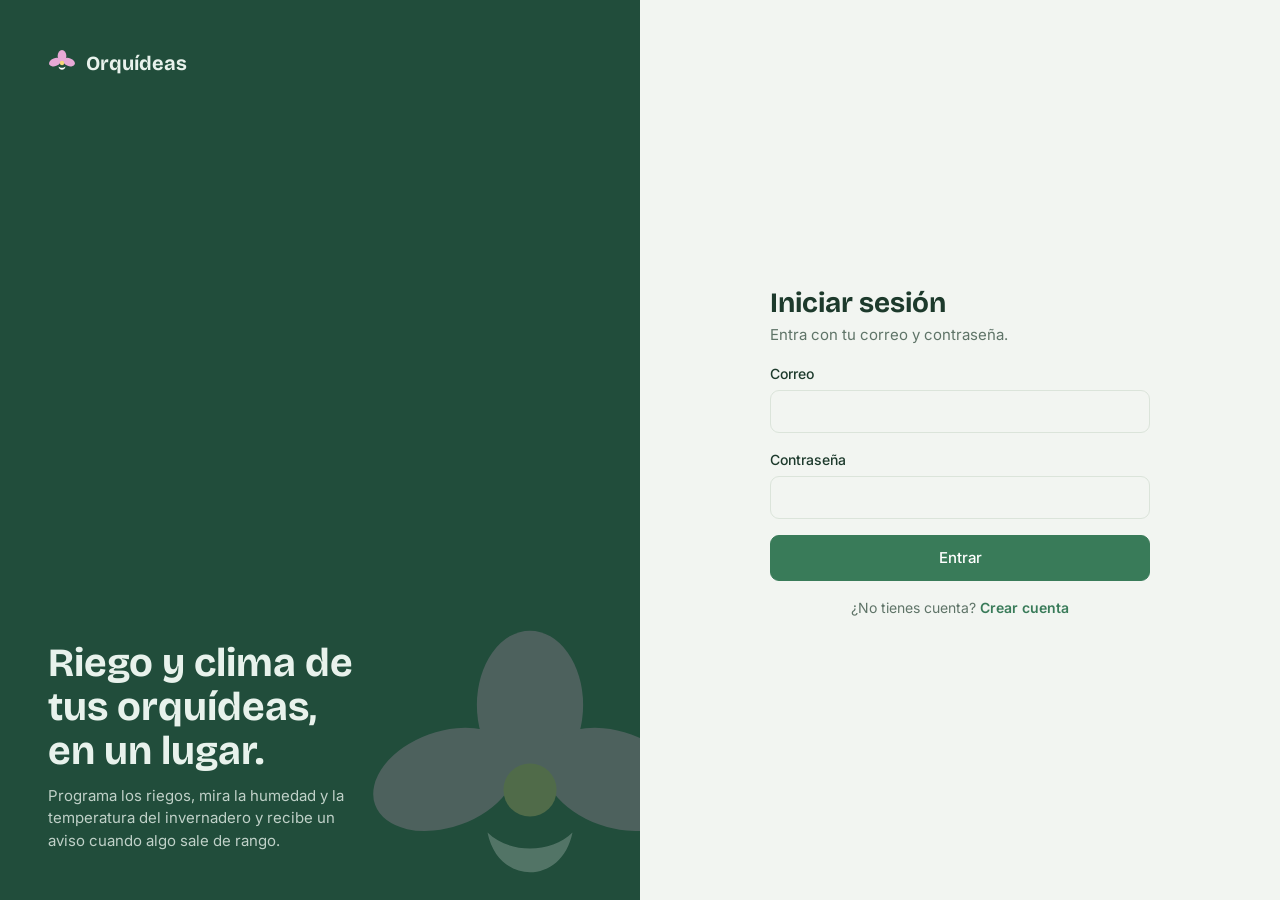
<file: Home/home.html>
<!DOCTYPE html>
<html lang="es">

<head>
    <meta charset="UTF-8">
    <meta name="viewport" content="width=device-width, initial-scale=1.0">

    <title>Home - Orquídeas</title>
    <!-- Tipografías del rediseño; sin red, las del sistema (spec 104 FR-1.c) -->
    <link rel="preconnect" href="https://fonts.googleapis.com">
    <link rel="preconnect" href="https://fonts.gstatic.com" crossorigin>
    <link rel="stylesheet" href="https://fonts.googleapis.com/css2?family=Bricolage+Grotesque:wght@500;700&family=Inter:wght@400;500;600&display=swap">


    <!-- Estilos generales de la aplicación -->
    <link rel="stylesheet" href="../styles.css">

    <!-- Estilos propios de Home -->
    <link rel="stylesheet" href="home.css">
</head>

<body>

    <div class="app">

        <!-- BARRA LATERAL (spec 104 FR-2) -->
        <aside class="sidebar">

            <div class="logo">
                <svg width="26" height="26" viewBox="0 0 32 32" aria-hidden="true">
                    <g fill="#e7a9d6">
                        <ellipse cx="16" cy="8" rx="5" ry="7"/>
                        <ellipse cx="8" cy="15" rx="7" ry="4.5" transform="rotate(-20 8 15)"/>
                        <ellipse cx="24" cy="15" rx="7" ry="4.5" transform="rotate(20 24 15)"/>
                    </g>
                    <path d="M12 20c1 5 7 5 8 0-2 2-6 2-8 0z" fill="#fff"/>
                    <circle cx="16" cy="16" r="2.5" fill="#f6d77a"/>
                </svg>
                <span>Orquídeas</span>
            </div>

            <nav aria-label="Páginas">
                <a href="../Home/home.html" class="activo" aria-current="page">Home</a>
                <a href="../Datos/datos.html">Datos</a>
                <a href="../index.html">Calendario de Riego</a>
                <a href="../Configuracion/configuracion.html">Configuración</a>
            </nav>

            <button type="button" class="salir">Cerrar sesión</button>

        </aside>

        <!-- CONTENIDO PRINCIPAL -->
        <main>
        <div class="wrap">

            <!-- ENCABEZADO (spec 104 FR-3); la campana la pone notificaciones.js -->
            <header class="head">
                <div>
                    <h1>Panel principal</h1>
                    <p>Resumen de tu invernadero</p>
                </div>
                <div class="head-tools">
                    <div class="avatar"><svg width="20" height="20" viewBox="0 0 24 24" fill="none" stroke="currentColor" stroke-width="2" stroke-linecap="round" aria-hidden="true"><circle cx="12" cy="8" r="4"/><path d="M4 21c0-4 4-6 8-6s8 2 8 6"/></svg></div>
                </div>
            </header>


            <!-- LECTURAS Y PROXIMO RIEGO (spec 105 FR-1, FR-2) -->
            <section class="home-top">

                <div class="panel lectura">
                    <div class="row">Temperatura <span id="estadoTemperatura" class="chip none">Sin lecturas</span></div>
                    <div class="valor"><b id="temperatura">--</b><span>°C</span></div>
                    <small id="detalleTemperatura"></small>
                </div>

                <div class="panel lectura">
                    <div class="row">Humedad <span id="estadoHumedad" class="chip none">Sin lecturas</span></div>
                    <div class="valor"><b id="humedad">--</b><span>%</span></div>
                    <small id="detalleHumedad"></small>
                </div>

                <div class="panel proximo">
                    <span class="eyebrow">Próximo riego</span>
                    <span class="cuando" id="proxCuando">--</span>
                    <span class="cuenta" id="proxCuenta"></span>
                    <a href="../index.html">Ver calendario →</a>
                </div>

            </section>


            <!-- CALENDARIO Y RELOJ (spec 105 FR-3) -->
            <section class="home-bottom">

                <div class="panel">

                    <div class="panel-head">
                        <h2>Fechas de riego</h2>
                        <div class="mes-nav">
                            <button id="mesAnteriorHome" type="button" aria-label="Mes anterior">‹</button>
                            <h3 id="mesActualHome"></h3>
                            <button id="mesSiguienteHome" type="button" aria-label="Mes siguiente">›</button>
                        </div>
                    </div>

                    <div id="calendarioHome" class="cal"></div>

                    <p class="leyenda"><i></i> Días con riego programado</p>

                </div>

                <div class="panel reloj">

                    <svg viewBox="0 0 100 100" aria-hidden="true">
                        <circle cx="50" cy="50" r="46" fill="var(--sunken)" stroke="var(--line)" stroke-width="2"/>
                        <g id="marcasReloj" stroke="var(--muted)" stroke-linecap="round"></g>
                        <line id="manecillaHora" x1="50" y1="50" x2="50" y2="28" stroke="var(--fg)" stroke-width="4" stroke-linecap="round"/>
                        <line id="manecillaMinuto" x1="50" y1="50" x2="50" y2="16" stroke="var(--fg)" stroke-width="2.5" stroke-linecap="round"/>
                        <line id="manecillaSegundo" x1="50" y1="56" x2="50" y2="12" stroke="var(--orchid)" stroke-width="1.2" stroke-linecap="round"/>
                        <circle cx="50" cy="50" r="3" fill="var(--orchid)"/>
                    </svg>

                    <div>
                        <div class="hora" id="horaActual">--:--:--</div>
                        <small id="fechaHoy"></small>
                    </div>

                </div>

            </section>

        </div>
        </main>

    </div>


    <!-- JAVASCRIPT -->
    <script src="../api.js"></script>

    <script src="../notificaciones.js"></script>

    <script src="home.js"></script>

</body>
</html>
</file>
<file: styles.css>
/* =====================================
   SISTEMA VISUAL DEL REDISEÑO (spec 104)
   Valores tomados de docs/rediseno-maqueta.html. Cada color es una
   variable: el tema oscuro solo cambia las variables (FR-1.b).
===================================== */

:root {
    --bg: #f2f5f1;
    --surface: #ffffff;
    --sunken: #e9efe8;
    --line: #dbe4da;
    --fg: #1d3a2c;
    --muted: #5f7468;
    --brand: #214d3b;
    --brand-2: #397b59;
    --on-brand: #ffffff;
    --orchid: #a8508f;
    --orchid-soft: #e7a9d6;
    --band: rgba(57, 123, 89, 0.12);
    --scrim: rgba(16, 30, 22, 0.45);

    /* Estados (FR-1.d): verde en rango, rojo alto, azul bajo, ámbar advertencia */
    --ok-bg: #e0f0e4;   --ok-fg: #276744;
    --hot-bg: #fde5df;  --hot-fg: #b5412d;
    --cold-bg: #e1edfa; --cold-fg: #356a9c;
    --warn-bg: #fff0d9; --warn-fg: #94590f;

    /* Sin las fuentes de Google, la del sistema (FR-1.c) */
    --font-display: "Bricolage Grotesque", "Segoe UI", system-ui, sans-serif;
    --font-body: "Inter", system-ui, -apple-system, "Segoe UI", sans-serif;
    --radius: 14px;
}

@media (prefers-color-scheme: dark) {
    :root:not([data-theme="light"]) {
        --bg: #101a15; --surface: #17241d; --sunken: #1d2d25; --line: #2a3d33;
        --fg: #e3eee6; --muted: #93a99b;
        --brand: #0d1611; --brand-2: #5aa57d; --on-brand: #0d1611; --orchid: #d886c2;
        --band: rgba(90, 165, 125, 0.16); --scrim: rgba(0, 0, 0, 0.6);
        --ok-bg: #1d3b2a;   --ok-fg: #8fd4a8;
        --hot-bg: #42221c;  --hot-fg: #f3a08f;
        --cold-bg: #1c2e42; --cold-fg: #9cc4ec;
        --warn-bg: #3d2e14; --warn-fg: #f0c27a;
        color-scheme: dark;
    }
}

/* La misma paleta oscura a mano (revisiones en vivo, plan §5) */
:root[data-theme="dark"] {
    --bg: #101a15; --surface: #17241d; --sunken: #1d2d25; --line: #2a3d33;
    --fg: #e3eee6; --muted: #93a99b;
    --brand: #0d1611; --brand-2: #5aa57d; --on-brand: #0d1611; --orchid: #d886c2;
    --band: rgba(90, 165, 125, 0.16); --scrim: rgba(0, 0, 0, 0.6);
    --ok-bg: #1d3b2a;   --ok-fg: #8fd4a8;
    --hot-bg: #42221c;  --hot-fg: #f3a08f;
    --cold-bg: #1c2e42; --cold-fg: #9cc4ec;
    --warn-bg: #3d2e14; --warn-fg: #f0c27a;
    color-scheme: dark;
}

/* =====================================
   BASE
===================================== */

* {
    margin: 0;
    padding: 0;
    box-sizing: border-box;
}

body {
    background: var(--bg);
    color: var(--fg);
    font-family: var(--font-body);
    font-size: 15px;
    line-height: 1.5;
}

h1, h2, h3 {
    font-family: var(--font-display);
    text-wrap: balance;
}

button, input, select {
    font: inherit;
    color: inherit;
}

[hidden] {
    display: none !important;
}

/* Foco del teclado siempre visible (FR-1.f) */
:focus-visible {
    outline: 2px solid var(--brand-2);
    outline-offset: 2px;
}

/* =====================================
   MARCO: BARRA LATERAL (FR-2)
===================================== */

.app {
    display: flex;
    min-height: 100vh;
}

.sidebar {
    width: 220px;
    flex-shrink: 0;
    background: var(--brand);
    color: #e8f2ec; /* la barra es oscura en ambos temas */
    padding: 24px 14px;
    display: flex;
    flex-direction: column;
    gap: 28px;
    /* Fija a la ventana: "Cerrar sesión" queda a la vista en páginas largas */
    position: sticky;
    top: 0;
    height: 100vh;
    overflow-y: auto;
}

.logo {
    display: flex;
    align-items: center;
    gap: 10px;
    padding: 0 8px;
    font-family: var(--font-display);
    font-weight: 700;
    font-size: 20px;
}

.logo svg {
    flex-shrink: 0;
}

.sidebar nav {
    display: flex;
    flex-direction: column;
    gap: 4px;
}

.sidebar a,
.sidebar .salir {
    color: inherit;
    text-decoration: none;
    padding: 10px 12px;
    border-radius: 9px;
    opacity: 0.8;
    font-weight: 500;
}

.sidebar a:hover,
.sidebar .salir:hover {
    background: rgba(255, 255, 255, 0.08);
    opacity: 1;
}

.sidebar a:focus-visible,
.sidebar .salir:focus-visible {
    outline-color: #ffffff;
}

.sidebar a.activo {
    background: rgba(255, 255, 255, 0.14);
    opacity: 1;
    box-shadow: inset 3px 0 0 var(--orchid-soft);
}

.sidebar .salir {
    margin-top: auto;
    border: 0;
    background: transparent;
    text-align: left;
    font-size: 13px;
    cursor: pointer;
}

/* =====================================
   MARCO: CONTENIDO Y ENCABEZADO (FR-3)
===================================== */

main {
    flex: 1;
    min-width: 0;
    padding: 22px 16px 40px;
}

.wrap {
    max-width: 1120px;
    margin: 0 auto;
    display: flex;
    flex-direction: column;
    gap: 20px;
}

.head {
    display: flex;
    flex-wrap: wrap;
    align-items: center;
    justify-content: space-between;
    gap: 12px;
}

.head h1 {
    font-size: 30px;
}

.head p {
    margin-top: 2px;
    color: var(--muted);
    font-size: 14px;
}

.head-tools {
    display: flex;
    align-items: center;
    gap: 10px;
    position: relative;
}

.avatar {
    width: 40px;
    height: 40px;
    border-radius: 50%;
    background: var(--sunken);
    display: grid;
    place-items: center;
    font-weight: 600;
    color: var(--brand-2);
}

/* =====================================
   COMPONENTES (FR-1.a)
===================================== */

.panel {
    background: var(--surface);
    border: 1px solid var(--line);
    border-radius: var(--radius);
    padding: 18px;
    min-width: 0;
}

.panel-head {
    display: flex;
    justify-content: space-between;
    align-items: baseline;
    flex-wrap: wrap;
    gap: 8px;
    margin-bottom: 12px;
}

.panel h2 {
    font-size: 17px;
}

.panel-head small,
.panel-head a {
    color: var(--muted);
    font-size: 13px;
}

.panel-head a {
    color: var(--brand-2);
    font-weight: 500;
    text-decoration: none;
}

/* Chips de estado: mismos colores en todas las páginas (FR-1.d) */
.chip {
    display: inline-flex;
    align-items: center;
    gap: 6px;
    padding: 3px 10px;
    border-radius: 99px;
    font-size: 12px;
    font-weight: 600;
    white-space: nowrap;
}

.chip.dot::before {
    content: "";
    width: 7px;
    height: 7px;
    border-radius: 50%;
    background: currentColor;
}

.chip.ok   { background: var(--ok-bg);   color: var(--ok-fg); }
.chip.hot  { background: var(--hot-bg);  color: var(--hot-fg); }
.chip.cold { background: var(--cold-bg); color: var(--cold-fg); }
.chip.warn { background: var(--warn-bg); color: var(--warn-fg); }
.chip.none { background: var(--sunken);  color: var(--muted); }

.btn {
    display: inline-flex;
    align-items: center;
    gap: 6px;
    padding: 8px 14px;
    border: 1px solid var(--line);
    border-radius: 9px;
    background: var(--surface);
    font-size: 14px;
    font-weight: 500;
    text-decoration: none;
    cursor: pointer;
}

.btn:hover {
    background: var(--sunken);
}

.btn.primary {
    background: var(--brand-2);
    border-color: var(--brand-2);
    color: var(--on-brand);
}

.btn.primary:hover {
    filter: brightness(1.08);
}

.btn.danger {
    color: var(--hot-fg);
}

.valor {
    font-family: var(--font-display);
    font-size: 36px;
    font-weight: 700;
    line-height: 1;
    font-variant-numeric: tabular-nums;
}

.valor span {
    margin-left: 2px;
    font-size: 18px;
    font-weight: 500;
    color: var(--muted);
}

/* Tablas */
.tabla {
    max-height: 22rem;
    overflow: auto;
    border: 1px solid var(--line);
    border-radius: 10px;
}

.tabla table {
    width: 100%;
    border-collapse: collapse;
    font-size: 14px;
    font-variant-numeric: tabular-nums;
}

.tabla th {
    position: sticky;
    top: 0;
    padding: 10px 14px;
    background: var(--sunken);
    color: var(--muted);
    text-align: left;
    font-size: 12px;
    font-weight: 600;
    text-transform: uppercase;
    letter-spacing: 0.05em;
}

.tabla td {
    padding: 11px 14px;
    border-top: 1px solid var(--line);
    white-space: nowrap;
}

.tabla tbody tr:hover {
    background: var(--sunken);
}

/* Ventanas y formularios */
dialog {
    width: min(440px, calc(100vw - 32px));
    margin: auto;
    padding: 0;
    border: 0;
    border-radius: 16px;
    background: var(--surface);
    color: var(--fg);
    box-shadow: 0 20px 50px rgba(0, 0, 0, 0.25);
}

dialog::backdrop {
    background: var(--scrim);
}

dialog form {
    display: flex;
    flex-direction: column;
    gap: 14px;
    padding: 22px;
}

.dlg-head {
    display: flex;
    justify-content: space-between;
    align-items: start;
    gap: 8px;
}

.dlg-head h2 {
    font-size: 20px;
}

.dlg-head p {
    color: var(--muted);
    font-size: 14px;
}

.cerrar {
    border: 0;
    background: transparent;
    color: var(--muted);
    font-size: 24px;
    line-height: 1;
    cursor: pointer;
}

.field {
    display: flex;
    flex-direction: column;
    gap: 6px;
    font-size: 14px;
    font-weight: 500;
}

.field input,
.field select {
    padding: 10px 12px;
    border: 1px solid var(--line);
    border-radius: 9px;
    background: var(--bg);
    font-weight: 400;
}

.dlg-foot {
    display: flex;
    flex-wrap: wrap;
    justify-content: flex-end;
    gap: 8px;
}

.dlg-foot .danger {
    margin-right: auto;
}

.ayuda {
    font-size: 12px;
    color: var(--muted);
}

@media (prefers-reduced-motion: reduce) {
    * {
        transition: none !important;
    }
}

/* =====================================
   MARCO: CAMPANA Y LISTA DE AVISOS (spec 103, 104 FR-4)
===================================== */

.icon-btn {
    position: relative;
    width: 40px;
    height: 40px;
    border: 1px solid var(--line);
    border-radius: 50%;
    background: var(--surface);
    display: grid;
    place-items: center;
    cursor: pointer;
}

.icon-btn .count {
    position: absolute;
    top: -4px;
    right: -4px;
    min-width: 18px;
    height: 18px;
    padding: 0 5px;
    border-radius: 99px;
    background: var(--orchid);
    color: #ffffff;
    font-size: 11px;
    font-weight: 600;
    display: grid;
    place-items: center;
}

.avisos {
    position: absolute;
    top: 48px;
    right: 0;
    z-index: 20;
    width: min(340px, calc(100vw - 32px));
    max-height: 70vh;
    overflow-y: auto;
    border: 1px solid var(--line);
    border-radius: var(--radius);
    background: var(--surface);
    box-shadow: 0 12px 32px rgba(0, 0, 0, 0.14);
}

.avisos header {
    padding: 12px 16px;
    border-bottom: 1px solid var(--line);
    font-weight: 600;
}

.permiso-avisos:not(:empty),
.mensaje-avisos {
    padding: 10px 16px;
    border-bottom: 1px solid var(--line);
    font-size: 13px;
    color: var(--muted);
}

.mensaje-avisos {
    color: var(--hot-fg);
}

.boton-permiso {
    padding: 6px 12px;
    border: 0;
    border-radius: 8px;
    background: var(--brand-2);
    color: var(--on-brand);
    font-size: 13px;
    cursor: pointer;
}

.lista-avisos {
    list-style: none;
}

.sin-avisos {
    padding: 14px 16px;
    font-size: 13px;
    color: var(--muted);
}

.avisos .aviso {
    display: grid;
    grid-template-columns: 8px 1fr;
    gap: 4px 10px;
    width: 100%;
    padding: 12px 16px;
    border: 0;
    border-bottom: 1px solid var(--line);
    background: none;
    text-align: left;
    font-size: 14px;
}

.avisos button.aviso {
    cursor: pointer;
}

.avisos button.aviso:hover {
    background: var(--sunken);
}

.avisos button.aviso:focus-visible {
    outline-offset: -2px;
}

.avisos .pip {
    width: 8px;
    height: 8px;
    margin-top: 6px;
    border-radius: 50%;
    background: var(--orchid);
}

.avisos .leido .pip {
    background: transparent;
}

.avisos .tipo {
    display: flex;
    justify-content: space-between;
    gap: 8px;
    font-size: 12px;
    color: var(--muted);
}

.avisos .msg {
    grid-column: 2;
}

.avisos .leido .msg {
    color: var(--muted);
}

.avisos .nuevo {
    color: var(--orchid);
    font-weight: 600;
}

/* =====================================
   MARCO EN PANTALLAS ANGOSTAS (FR-2.e)
   La barra pasa a una franja sobre el contenido: logo y "Cerrar sesión"
   arriba, los enlaces debajo con scroll propio (D4: salir siempre visible).
===================================== */

@media (max-width: 640px) {

    .app {
        flex-direction: column;
    }

    .sidebar {
        position: static;
        width: 100%;
        height: auto;
        overflow: visible;
        flex-direction: row;
        flex-wrap: wrap;
        align-items: center;
        justify-content: space-between;
        gap: 8px;
        padding: 12px 16px;
    }

    .logo {
        padding: 0;
        font-size: 18px;
    }

    .sidebar .salir {
        margin-top: 0;
        padding: 8px 10px;
    }

    .sidebar nav {
        order: 3;
        width: 100%;
        flex-direction: row;
        gap: 2px;
        overflow-x: auto;
    }

    .sidebar a {
        padding: 8px 10px;
        font-size: 13px;
        white-space: nowrap;
    }

    .sidebar a.activo {
        box-shadow: inset 0 -2px 0 var(--orchid-soft);
    }

    .head h1 {
        font-size: 24px;
    }
}


/* =====================================
   CALENDARIO COMPARTIDO (spec 105 plan D5)
   Home y el Calendario de riego dibujan el mismo mes.
===================================== */

.mes-nav {
    display: flex;
    align-items: center;
    gap: 8px;
}

.mes-nav h3 {
    min-width: 130px;
    font-family: var(--font-body);
    font-size: 15px;
    font-weight: 600;
    text-align: center;
}

.mes-nav button {
    width: 32px;
    height: 32px;
    border: 1px solid var(--line);
    border-radius: 8px;
    background: var(--surface);
    color: var(--fg);
    cursor: pointer;
}

.mes-nav button:hover {
    background: var(--sunken);
}

.cal {
    display: grid;
    grid-template-columns: repeat(7, minmax(0, 1fr));
    gap: 4px;
}

.cal .dow {
    padding: 6px 0;
    text-align: center;
    font-size: 12px;
    font-weight: 600;
    color: var(--muted);
    text-transform: uppercase;
    letter-spacing: 0.05em;
}

.cal .dia {
    position: relative;
    aspect-ratio: 1;
    display: flex;
    flex-direction: column;
    align-items: center;
    justify-content: center;
    gap: 3px;
    border: 1px solid transparent;
    border-radius: 10px;
    background: transparent;
    color: inherit;
    font: inherit;
    font-variant-numeric: tabular-nums;
}

.cal button.dia {
    cursor: pointer;
}

.cal button.dia:hover {
    background: var(--sunken);
}

.cal .dia.hoy {
    border-color: var(--brand-2);
    font-weight: 700;
}

.cal .dia.pasado {
    color: var(--muted);
}

.cal .dia.riego {
    background: var(--ok-bg);
    color: var(--ok-fg);
    font-weight: 600;
}

.cal .dia.riego::after {
    content: "";
    width: 6px;
    height: 6px;
    border-radius: 50%;
    background: var(--brand-2);
}

.leyenda {
    display: flex;
    align-items: center;
    gap: 8px;
    margin-top: 10px;
    font-size: 12px;
    color: var(--muted);
}

.leyenda i {
    width: 12px;
    height: 12px;
    border: 1px solid var(--brand-2);
    border-radius: 4px;
    background: var(--ok-bg);
}


/* =====================================
   CALENDARIO DE RIEGO (spec 105 FR-4 a FR-6)
===================================== */

.mes-nav .btn {
    width: auto;
    padding: 0 12px;
}

.cal-layout {
    display: grid;
    grid-template-columns: minmax(0, 2.2fr) minmax(0, 1fr);
    gap: 14px;
    align-items: start;
}

/* Cada día muestra las horas de sus riegos (FR-4.a) */
.cal-grande .dia {
    aspect-ratio: auto;
    min-height: 84px;
    align-items: flex-start;
    justify-content: flex-start;
    padding: 8px;
    border-color: var(--line);
    background: var(--surface);
}

.cal-grande .dia.vacio {
    border-color: transparent;
    background: transparent;
}

.cal-grande .dia.hoy {
    border-color: var(--brand-2);
}

.cal-grande .dia.riego {
    background: var(--ok-bg);
}

.cal-grande .dia.riego::after {
    display: none;
}

.cal-grande .horas {
    display: flex;
    flex-direction: column;
    gap: 2px;
    width: 100%;
}

.cal-grande .horas span {
    padding: 1px 6px;
    border-radius: 5px;
    background: var(--brand-2);
    color: var(--on-brand);
    font-size: 11px;
    font-weight: 600;
    text-align: left;
}

/* Próximos riegos (FR-5) */
.lista-riegos {
    display: flex;
    flex-direction: column;
    gap: 8px;
    list-style: none;
}

.lista-riegos li {
    display: grid;
    grid-template-columns: 48px 1fr;
    align-items: center;
    gap: 12px;
    padding: 10px;
    border-radius: 10px;
    background: var(--sunken);
}

.lista-riegos li.vacio,
.lista-riegos li.mensaje-error {
    display: block;
}

.fecha-box {
    padding: 4px 0;
    border-radius: 8px;
    background: var(--surface);
    text-align: center;
    line-height: 1.1;
}

.fecha-box b {
    display: block;
    font-family: var(--font-display);
    font-size: 20px;
}

.fecha-box small {
    font-size: 11px;
    color: var(--muted);
    text-transform: uppercase;
}

.lista-riegos strong {
    display: block;
    font-size: 14px;
}

.lista-riegos span {
    font-size: 13px;
    color: var(--muted);
}

/* Ventana de un día (FR-6) */
.chips-dia {
    display: flex;
    flex-wrap: wrap;
    gap: 6px;
    margin-top: 6px;
}

.chips-dia button {
    padding: 4px 12px;
    border: 1px solid var(--line);
    border-radius: 99px;
    background: var(--sunken);
    color: var(--fg);
    font-size: 13px;
    font-variant-numeric: tabular-nums;
    cursor: pointer;
}

.chips-dia button[aria-pressed="true"] {
    border-color: var(--brand-2);
    background: var(--brand-2);
    color: var(--on-brand);
}

.mensaje-error {
    padding: 10px 14px;
    border-radius: 8px;
    background: var(--hot-bg);
    color: var(--hot-fg);
    font-size: 14px;
    font-weight: 600;
}

@media (max-width: 980px) {

    .cal-layout {
        grid-template-columns: 1fr;
    }
}

/* Pantalla angosta: cada riego es una marca sin hora (FR-4.b) */
@media (max-width: 640px) {

    .cal-grande .dia {
        min-height: 56px;
        padding: 4px;
        font-size: 13px;
    }

    .cal-grande .horas span {
        height: 5px;
        padding: 0;
        font-size: 0;
    }
}
</file>
<file: Configuracion/configuracion.css>
/* =====================================
   CONFIGURACION (spec 102, 107)
   Ventana, campos, botones y chips vienen de styles.css (104).
===================================== */

#mensajeSensores,
.clave {
    margin-bottom: 12px;
}

/* FILAS DE SENSOR (107 FR-1) */

.filas-sensor {
    display: flex;
    flex-direction: column;
    gap: 10px;
}

.sin-sensores {
    color: var(--muted);
}

.fila-sensor {
    display: grid;
    grid-template-columns: minmax(0, 1fr) auto;
    align-items: center;
    gap: 10px 16px;
    padding: 14px 16px;
    border: 1px solid var(--line);
    border-radius: 12px;
}

.fila-sensor.apagado {
    opacity: 0.65;
}

.fila-sensor h3 {
    display: flex;
    flex-wrap: wrap;
    align-items: center;
    gap: 8px;
    font-family: var(--font-body);
    font-size: 15px;
    font-weight: 600;
}

.fila-sensor h3 .id {
    color: var(--muted);
    font-weight: 500;
    font-variant-numeric: tabular-nums;
}

.meta {
    display: flex;
    flex-wrap: wrap;
    gap: 4px 14px;
    margin-top: 4px;
    font-size: 13px;
    color: var(--muted);
    font-variant-numeric: tabular-nums;
}

.acciones {
    display: flex;
    flex-wrap: wrap;
    justify-content: flex-end;
    gap: 6px;
}

.acciones .btn {
    padding: 6px 10px;
    font-size: 13px;
}

.revisar {
    grid-column: 1 / -1;
    padding: 10px 14px;
    border-radius: 10px;
    background: var(--warn-bg);
    color: var(--warn-fg);
    font-size: 13px;
}

.revisar ul {
    margin-top: 4px;
    padding-left: 18px;
}

/* CLAVE (107 FR-3) */

.clave {
    display: flex;
    flex-direction: column;
    gap: 8px;
    padding: 14px 16px;
    border: 1px dashed var(--brand-2);
    border-radius: 12px;
    background: var(--sunken);
}

.clave-row {
    display: flex;
    flex-wrap: wrap;
    align-items: center;
    gap: 8px;
}

.clave code {
    flex: 1;
    min-width: 0;
    padding: 8px 10px;
    border-radius: 8px;
    background: var(--surface);
    font-family: ui-monospace, "SFMono-Regular", Menlo, monospace;
    font-size: 14px;
    overflow-wrap: anywhere;
}

.clave small {
    color: var(--muted);
}

/* VENTANA (107 FR-2) */

.field-row {
    display: grid;
    grid-template-columns: 1fr 1fr;
    gap: 12px;
}

/* Un input de número tiene un ancho mínimo propio: sin esto, dos en fila
   desbordan la ventana */
.field-row .field,
.field-row input {
    min-width: 0;
}

/* Tipo y conexión no cambian al editar (102 FR-4.b): que se note */
.field select:disabled {
    opacity: 0.6;
    cursor: not-allowed;
}

/* CORTES */

@media (max-width: 720px) {

    .fila-sensor {
        grid-template-columns: 1fr;
    }

    .acciones {
        justify-content: flex-start;
    }

    .field-row {
        grid-template-columns: 1fr;
    }
}
</file>
<file: Home/home.css>
/* =====================================
   HOME (spec 105 FR-1 a FR-3)
   El calendario compartido vive en styles.css (plan D5).
===================================== */

.home-top {
    display: grid;
    grid-template-columns: 1fr 1fr 1.1fr;
    gap: 14px;
    margin-bottom: 14px;
}

/* LECTURAS */

.lectura {
    display: flex;
    flex-direction: column;
    gap: 10px;
}

.lectura .row {
    display: flex;
    justify-content: space-between;
    align-items: center;
    gap: 8px;
    color: var(--muted);
    font-size: 14px;
}

.lectura .valor {
    font-size: 48px;
}

.lectura small {
    color: var(--muted);
    font-size: 12px;
}

/* PROXIMO RIEGO */

.proximo {
    display: flex;
    flex-direction: column;
    gap: 6px;
    background: var(--brand-2);
    border-color: var(--brand-2);
    color: var(--on-brand);
}

.proximo .eyebrow {
    font-size: 12px;
    text-transform: uppercase;
    letter-spacing: 0.08em;
    opacity: 0.85;
}

.proximo .cuando {
    font-family: var(--font-display);
    font-size: 30px;
    font-weight: 700;
    line-height: 1.1;
}

.proximo .cuenta {
    font-size: 14px;
    opacity: 0.85;
}

.proximo a {
    margin-top: auto;
    color: inherit;
    font-size: 14px;
    font-weight: 600;
}

/* CALENDARIO Y RELOJ */

.home-bottom {
    display: grid;
    grid-template-columns: 1.4fr 1fr;
    gap: 14px;
}

.reloj {
    display: flex;
    flex-direction: column;
    align-items: center;
    justify-content: center;
    gap: 14px;
    text-align: center;
}

.reloj svg {
    width: 150px;
    height: 150px;
}

.reloj .hora {
    font-family: var(--font-display);
    font-size: 34px;
    font-weight: 700;
    font-variant-numeric: tabular-nums;
}

.reloj small {
    color: var(--muted);
    font-size: 13px;
}

/* CORTES */

@media (max-width: 980px) {

    .home-top {
        grid-template-columns: 1fr 1fr;
    }

    .proximo {
        grid-column: 1 / -1;
    }

    .home-bottom {
        grid-template-columns: 1fr;
    }
}

@media (max-width: 640px) {

    .home-top {
        grid-template-columns: 1fr;
    }

    .lectura .valor {
        font-size: 40px;
    }
}
</file>
